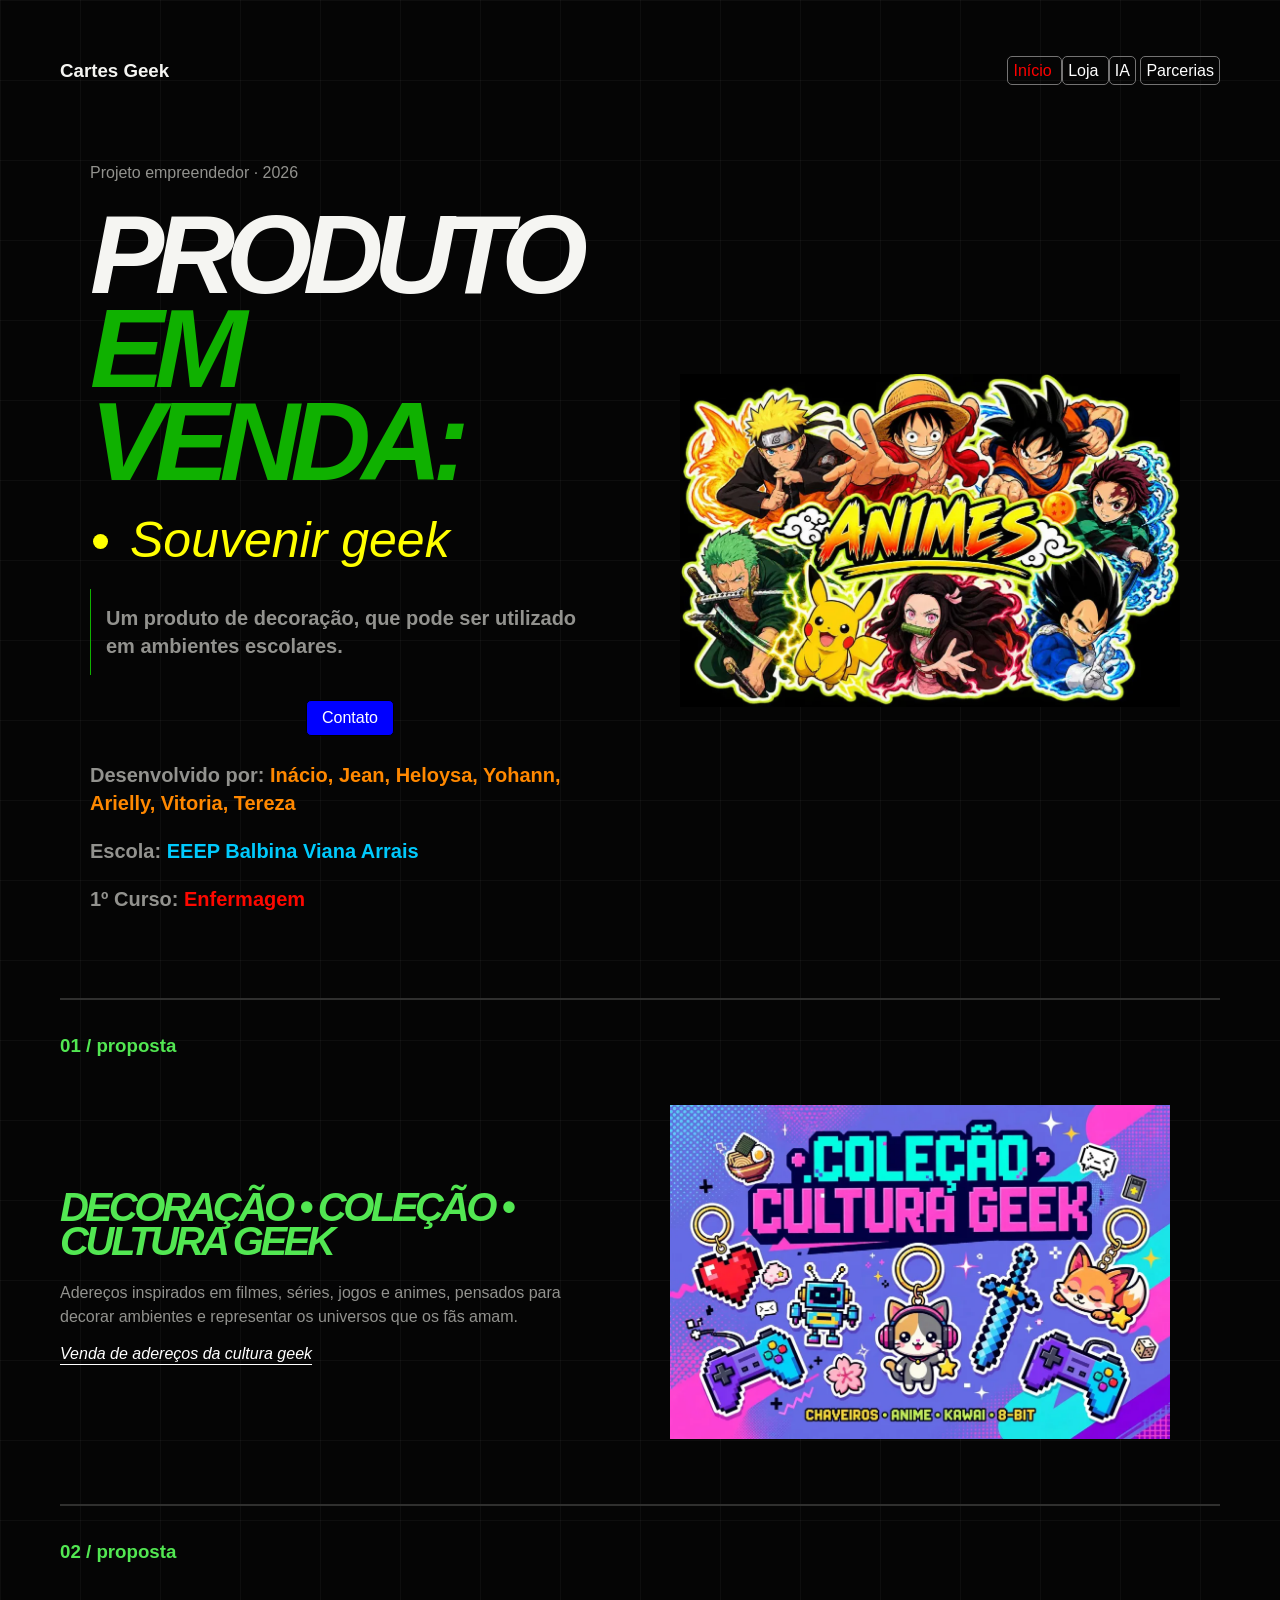
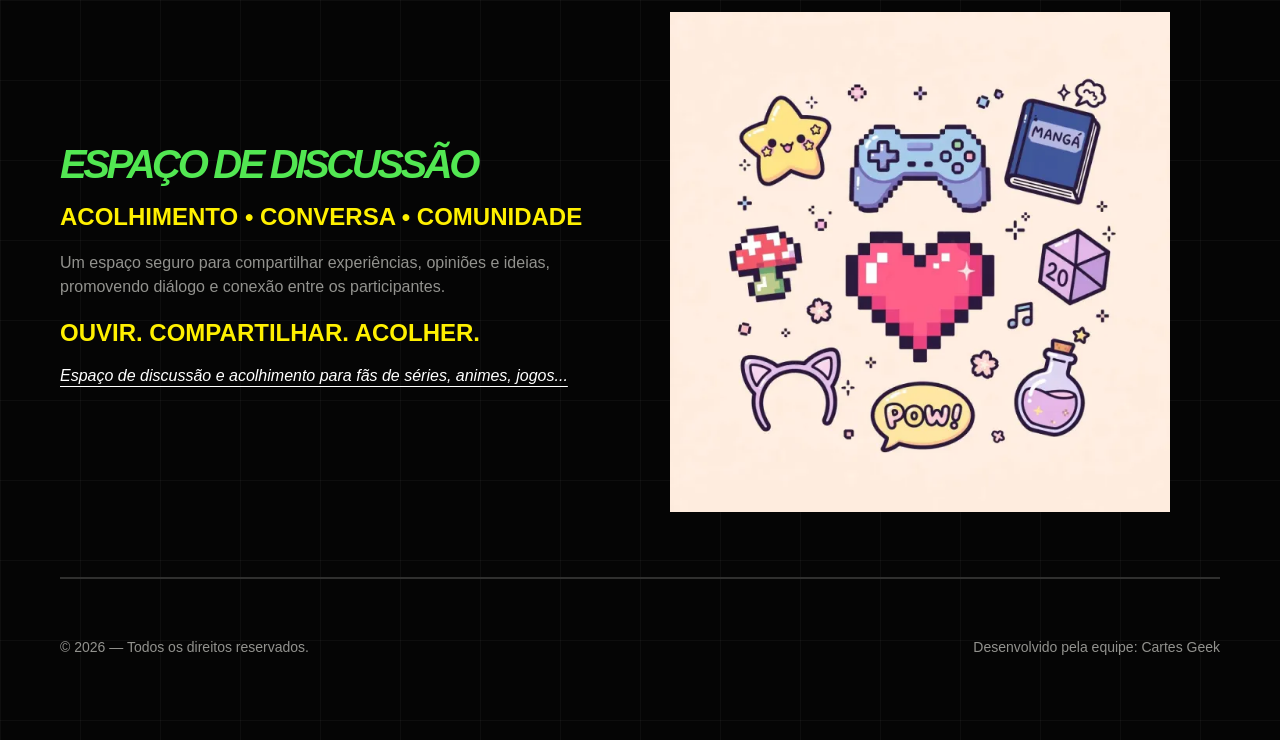
<file: index.html>
<!DOCTYPE html>
<html lang="pt-BR">

<head>
    <meta charset="UTF-8">
    <meta name="viewport" content="width=device-width, initial-scale=1.0">

    <link rel="stylesheet" href="emprededorismo.css">

    <title>Cartes Geek</title>
</head>

<body>

    <!-- =========================
         TOPO
         ========================= -->

    <div class="stitle">

        <div class="caixa1">
            <h3 class="title">Cartes Geek</h3>
        </div>

        <div class="caixa2">
            <nav>
                <a href="#inicio">
                    <span class="ppagina">Início</span>
                </a>

                <a href="loja.html">
                    Loja
                </a>
                <a href="ia.html">IA</a>
                
                <a href="parceiros.html">
              Parcerias
                </a>
                
                
            </nav>
        </div>

    </div>


    <br><br>


    <!-- =========================
         PRODUTO
         ========================= -->

    <div class="container1">

        <div class="bloco1">

            <p class="projeto">
                Projeto empreendedor · 2026
            </p>

            <h1 class="produtos" id="inicio">
                Produto
                <span class="produtoscolor">em venda:</span>
            </h1>

            <ul>
                <li class="produtos1">
                    Souvenir geek
                </li>
            </ul>

            <h3 class="descricao">
                Um produto de decoração, que pode ser utilizado em ambientes escolares.
            </h3>


            <div class="center">
                <a class="contato" href="https://www.instagram.com/cartes_geek?srtk=cG1wZXV2NGZ0aHJo">
                    Contato
                </a>
            </div>


            <h3 class="desenvolvimento">
                Desenvolvido por:
                <span class="destaque">
                    Inácio, Jean, Heloysa, Yohann, Arielly, Vitoria, Tereza
                </span>
            </h3>

            <h3 class="desenvolvimento">
                Escola:
                <span class="destaque1">
                    EEEP Balbina Viana Arrais
                </span>
            </h3>

            <h3 class="desenvolvimento">
                1º Curso:
                <span class="destaque2">
                    Enfermagem
                </span>
            </h3>

        </div>


        <!-- IMAGEM / GRÁFICO -->

        <div class="caixa-imagem">

            <img src="./grafico1.webp" alt="Gráfico">

        </div>

    </div>


    <hr>


    <!-- =========================
         PROPOSTA 01
         ========================= -->

    <h3 class="pgtitle">
        01 / proposta
    </h3>


    <div class="stitle proposta">

        <div class="caixa1">

            <h1 class="propostas">
                DECORAÇÃO • COLEÇÃO • CULTURA GEEK
            </h1>

            <p class="pparagrafos">
                Adereços inspirados em filmes, séries, jogos e animes,
                pensados para decorar ambientes e representar os universos
                que os fãs amam.
            </p>

            <p class="pparagrafos1">
                Venda de adereços da cultura geek
            </p>

        </div>


        <div class="caixa-imagem">

            <img src="./grafico2.webp" alt="Gráfico">

        </div>

    </div>

    <hr>


    <!-- =========================
         PROPOSTA 02
         ========================= -->

    <h3 class="pgtitle">
        02 / proposta
    </h3>


    <div class="stitle proposta">

        <div class="caixa1">

            <h1 class="propostas">
                ESPAÇO DE DISCUSSÃO
            </h1>

            <h2 class="discursao">
                ACOLHIMENTO • CONVERSA • COMUNIDADE
            </h2>

            <p class="pparagrafos">
                Um espaço seguro para compartilhar experiências,
                opiniões e ideias, promovendo diálogo e conexão
                entre os participantes.
            </p>

            <h2 class="discursao">
                OUVIR. COMPARTILHAR. ACOLHER.
            </h2>

            <p class="pparagrafos1">
                Espaço de discussão e acolhimento para fãs de séries,
                animes, jogos...
            </p>

        </div>


        <div class="caixa-imagem">

            <img src="./grafico3.webp" alt="Gráfico">

        </div>

    </div>


    <hr>


    <!-- =========================
         FOOTER
         ========================= -->

    <footer>

        <div class="caixa1">

            <p class="direitos">
                © 2026 — Todos os direitos reservados.
            </p>

        </div>


        <div class="caixa2">

            <p class="desenvolvedores">
                Desenvolvido pela equipe: Cartes Geek
            </p>

        </div>

    </footer>


</body>

</html>
</file>
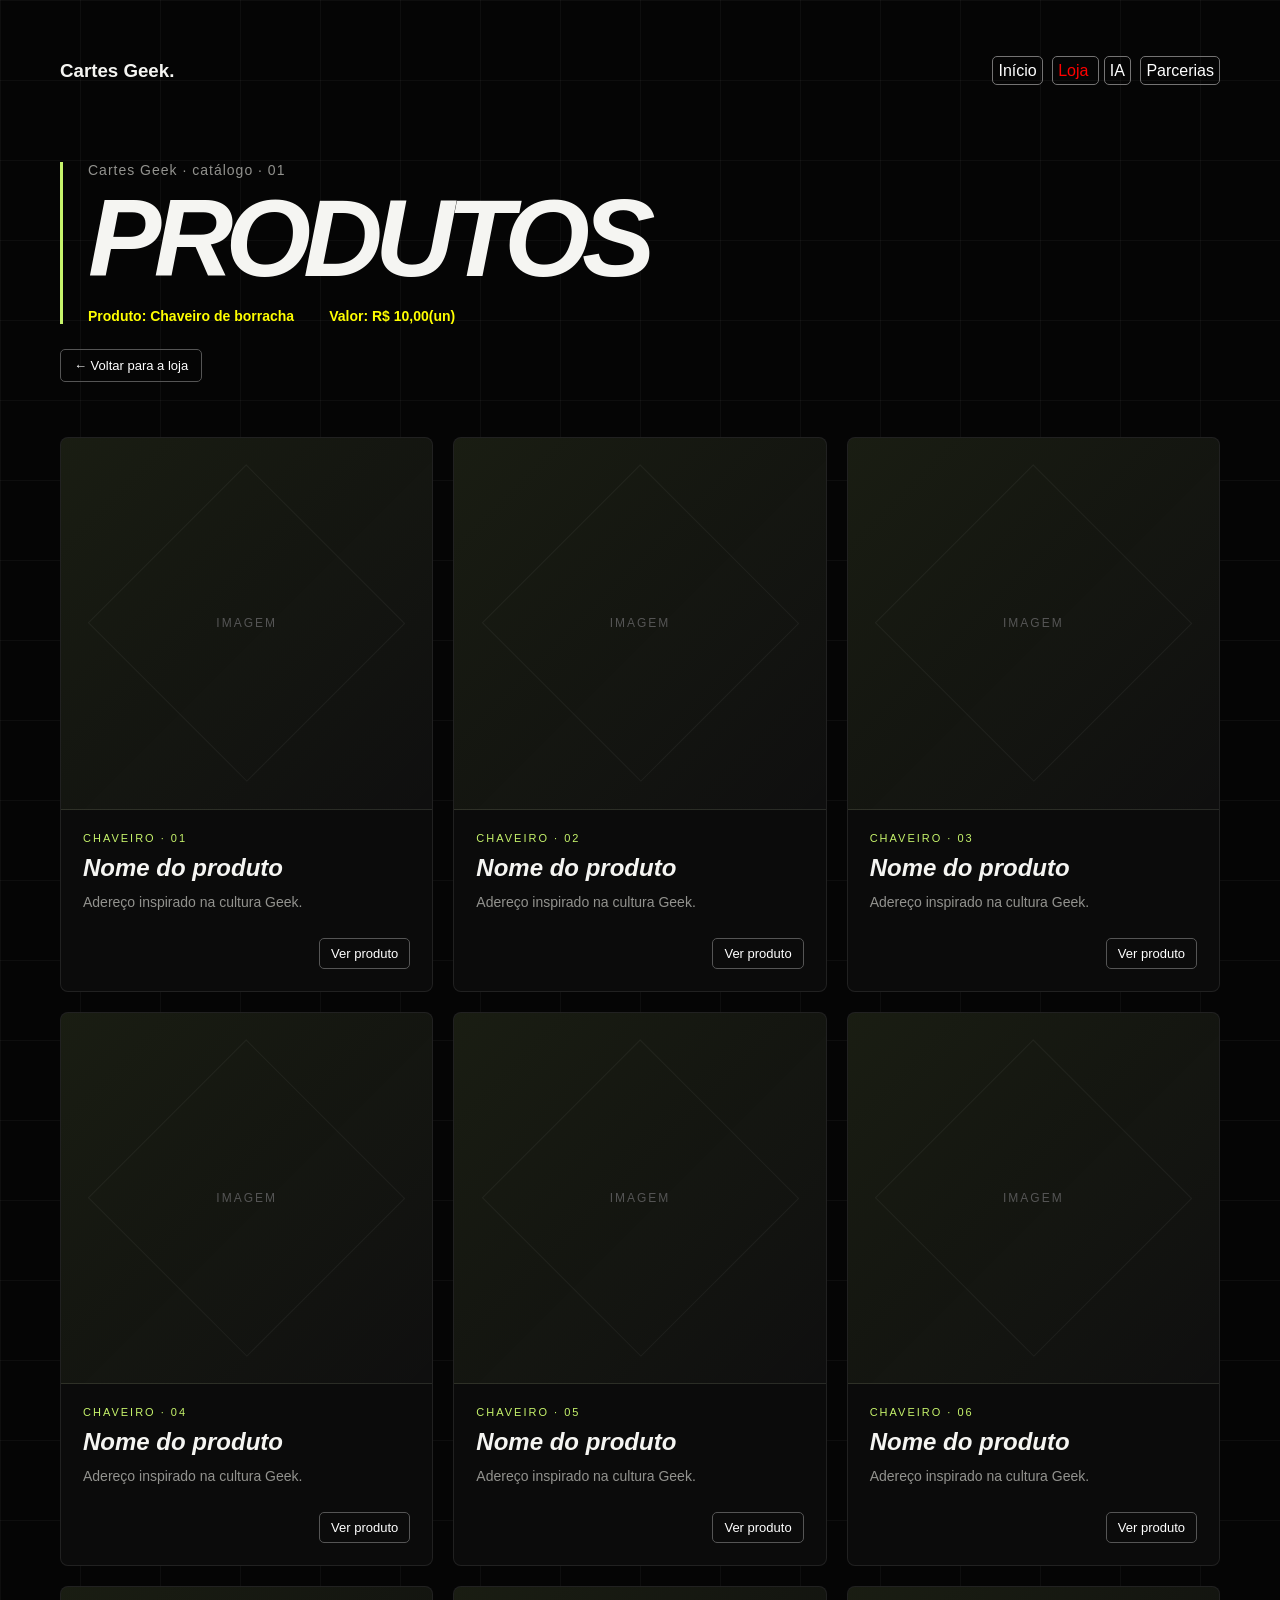
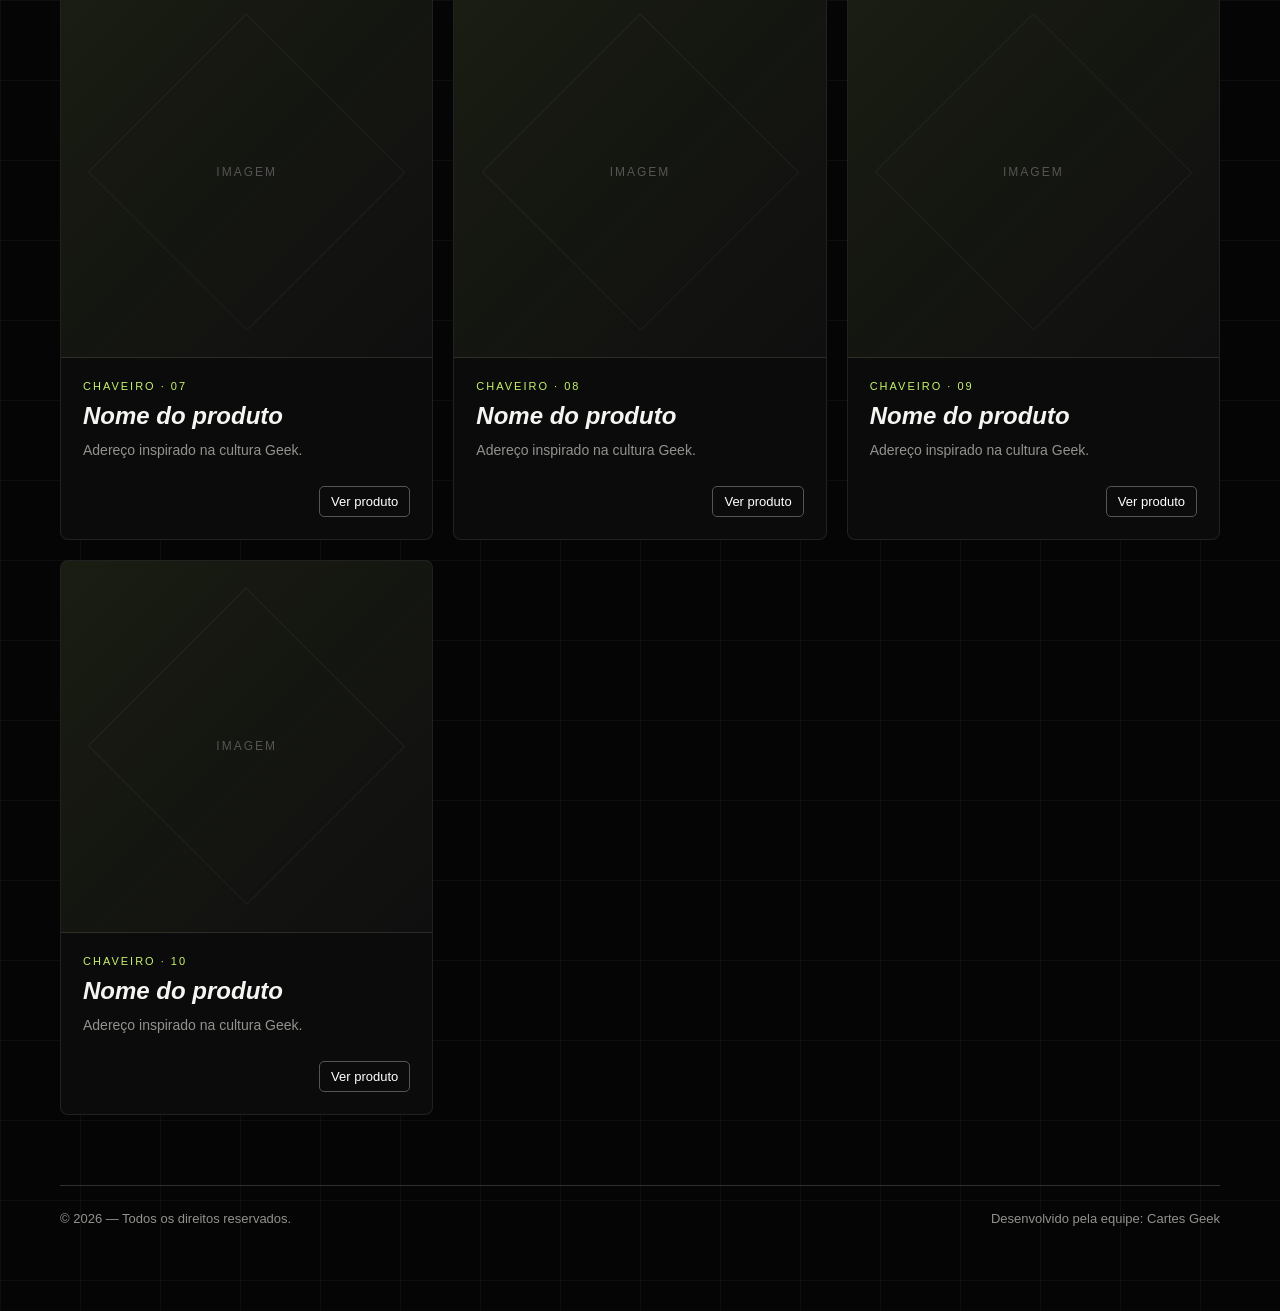
<file: catalogo1.html>
<!DOCTYPE html>
<html lang="pt-BR">

<head>
  <meta charset="UTF-8">
  <meta name="viewport" content="width=device-width, initial-scale=1.0">

  <link rel="stylesheet" href="catalogo1.css">

  <title>Cartes Geek | Catálogo</title>
</head>

<body>

  <!-- =========================
         TOPO
         ========================= -->

  <div class="stitle">

    <div class="caixa1">
      <h3 class="title">Cartes Geek.</h3>
    </div>

    <div class="caixa2">
      <nav>

        <a href="index.html">Início</a>

        <a href="loja.html">
          <span class="ppagina">Loja</span>
        </a>

        <a href="ia.html">IA</a>
        
        <a href="parceiros.html">
              Parcerias
                </a>

      </nav>
    </div>

  </div>


  <!-- =========================
         CABEÇALHO DO CATÁLOGO
         ========================= -->

  <main>

    <div class="cabecalho">

      <div class="cabecalho-info">

        <p class="catalogo">
          Cartes Geek · catálogo · 01
        </p>

        <h1>
          PRODUTOS
        </h1>

        <div class="produto-dados">

          <span>
            Produto: Chaveiro de borracha
          </span>

          <span>
            Valor: R$ 10,00(un)
          </span>

        </div>

      </div>

    </div>


    <!-- =========================
         BOTÃO VOLTAR
         FORA DA PRIMEIRA DIV
         ========================= -->

    <a href="loja.html" class="voltar">
      ← Voltar para a loja
    </a>


    <!-- =========================
         PRODUTOS
         ========================= -->

    <section class="produtos-grid">


      <!-- PRODUTO 01 -->

      <div id="produto1" class="produto">

        <div class="produto-imagem">
          <span>IMAGEM</span>
        </div>

        <div class="produto-info">

          <p class="categoria">
            CHAVEIRO · 01
          </p>

          <h2>
            Nome do produto
          </h2>

          <p>
            Adereço inspirado na cultura Geek.
          </p>

          <div class="produto-bottom">

            <a href="#produto1" class="visualizar">
              Ver produto
            </a>

          </div>

        </div>

      </div>


      <!-- PRODUTO 02 -->

      <div id="produto2" class="produto">

        <div class="produto-imagem">
          <span>IMAGEM</span>
        </div>

        <div class="produto-info">

          <p class="categoria">
            CHAVEIRO · 02
          </p>

          <h2>
            Nome do produto
          </h2>

          <p>
            Adereço inspirado na cultura Geek.
          </p>

          <div class="produto-bottom">

            <a href="#produto2" class="visualizar">
              Ver produto
            </a>

          </div>

        </div>

      </div>


      <!-- PRODUTO 03 -->

      <div id="produto3" class="produto">

        <div class="produto-imagem">
          <span>IMAGEM</span>
        </div>

        <div class="produto-info">

          <p class="categoria">
            CHAVEIRO · 03
          </p>

          <h2>
            Nome do produto
          </h2>

          <p>
            Adereço inspirado na cultura Geek.
          </p>

          <div class="produto-bottom">

            <a href="#produto3" class="visualizar">
              Ver produto
            </a>

          </div>

        </div>

      </div>


      <!-- PRODUTO 04 -->

      <div id="produto4" class="produto">

        <div class="produto-imagem">
          <span>IMAGEM</span>
        </div>

        <div class="produto-info">

          <p class="categoria">
            CHAVEIRO · 04
          </p>

          <h2>
            Nome do produto
          </h2>

          <p>
            Adereço inspirado na cultura Geek.
          </p>

          <div class="produto-bottom">

            <a href="#produto4" class="visualizar">
              Ver produto
            </a>

          </div>

        </div>

      </div>


      <!-- PRODUTO 05 -->

      <div id="produto5" class="produto">

        <div class="produto-imagem">
          <span>IMAGEM</span>
        </div>

        <div class="produto-info">

          <p class="categoria">
            CHAVEIRO · 05
          </p>

          <h2>
            Nome do produto
          </h2>

          <p>
            Adereço inspirado na cultura Geek.
          </p>

          <div class="produto-bottom">

            <a href="#produto5" class="visualizar">
              Ver produto
            </a>

          </div>

        </div>

      </div>


      <!-- PRODUTO 06 -->

      <div id="produto6" class="produto">

        <div class="produto-imagem">
          <span>IMAGEM</span>
        </div>

        <div class="produto-info">

          <p class="categoria">
            CHAVEIRO · 06
          </p>

          <h2>
            Nome do produto
          </h2>

          <p>
            Adereço inspirado na cultura Geek.
          </p>

          <div class="produto-bottom">

            <a href="#produto6" class="visualizar">
              Ver produto
            </a>

          </div>

        </div>

      </div>


      <!-- PRODUTO 07 -->

      <div id="produto7" class="produto">

        <div class="produto-imagem">
          <span>IMAGEM</span>
        </div>

        <div class="produto-info">

          <p class="categoria">
            CHAVEIRO · 07
          </p>

          <h2>
            Nome do produto
          </h2>

          <p>
            Adereço inspirado na cultura Geek.
          </p>

          <div class="produto-bottom">

            <a id="#produto7" class="visualizar">
              Ver produto
            </a>

          </div>

        </div>

      </div>


      <!-- PRODUTO 08 -->

      <div id="produto8" class="produto">

        <div class="produto-imagem">
          <span>IMAGEM</span>
        </div>

        <div class="produto-info">

          <p class="categoria">
            CHAVEIRO · 08
          </p>

          <h2>
            Nome do produto
          </h2>

          <p>
            Adereço inspirado na cultura Geek.
          </p>

          <div class="produto-bottom">

            <a href="#produto8" class="visualizar">
              Ver produto
            </a>

          </div>

        </div>

      </div>


      <!-- PRODUTO 09 -->

      <div id="produto9" class="produto">

        <div class="produto-imagem">
          <span>IMAGEM</span>
        </div>

        <div class="produto-info">

          <p class="categoria">
            CHAVEIRO · 09
          </p>

          <h2>
            Nome do produto
          </h2>

          <p>
            Adereço inspirado na cultura Geek.
          </p>

          <div class="produto-bottom">

            <a href="#produto9" class="visualizar">
              Ver produto
            </a>

          </div>

        </div>

      </div>


      <!-- PRODUTO 10 -->

      <div id="produto10" class="produto">

        <div class="produto-imagem">
          <span>IMAGEM</span>
        </div>

        <div class="produto-info">

          <p class="categoria">
            CHAVEIRO · 10
          </p>

          <h2>
            Nome do produto
          </h2>

          <p>
            Adereço inspirado na cultura Geek.
          </p>

          <div class="produto-bottom">

            <a href="#produto10" class="visualizar">
              Ver produto
            </a>

          </div>

        </div>

      </div>


    </section>

  </main>


  <!-- =========================
         FOOTER
         ========================= -->

  <hr>

  <footer>

    <div class="caixa1">
      <p>
        © 2026 — Todos os direitos reservados.
      </p>
    </div>

    <div class="caixa2">
      <p>
        Desenvolvido pela equipe: Cartes Geek
      </p>
    </div>

  </footer>


</body>
</html>
</file>
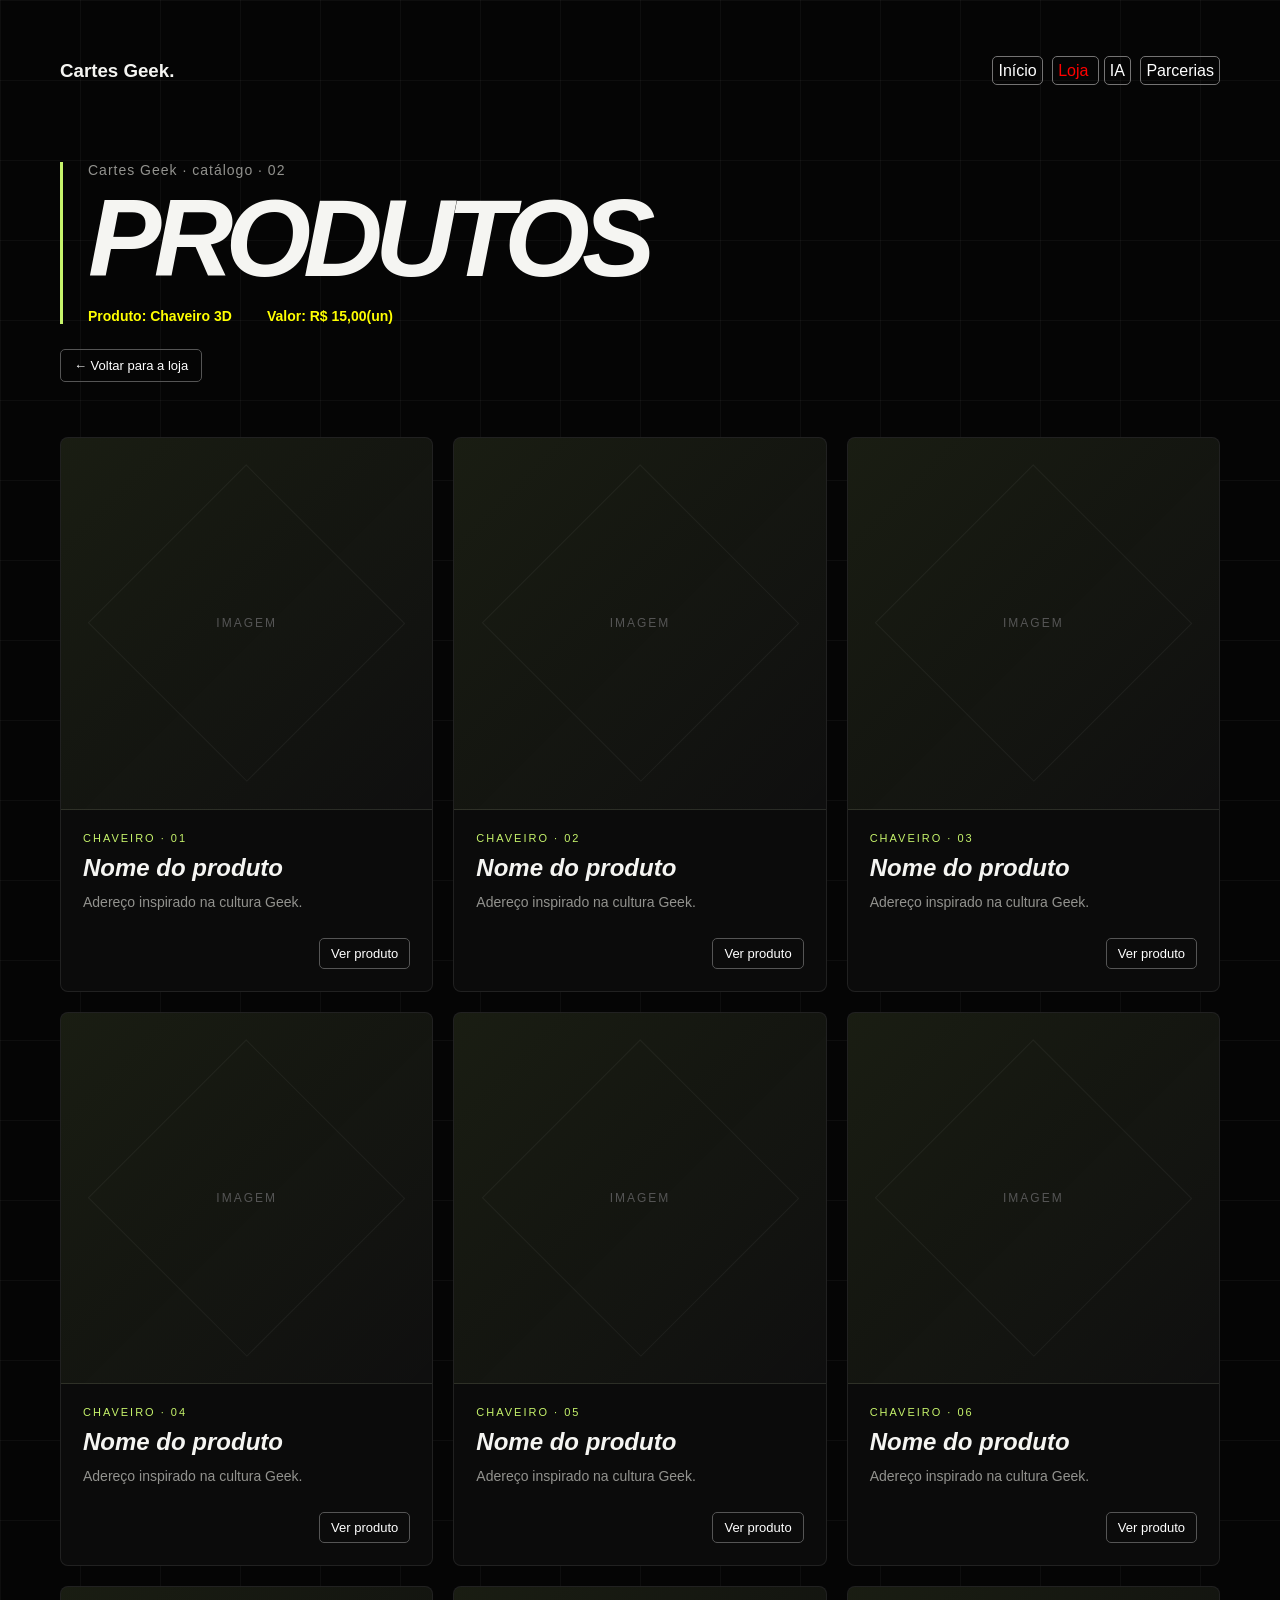
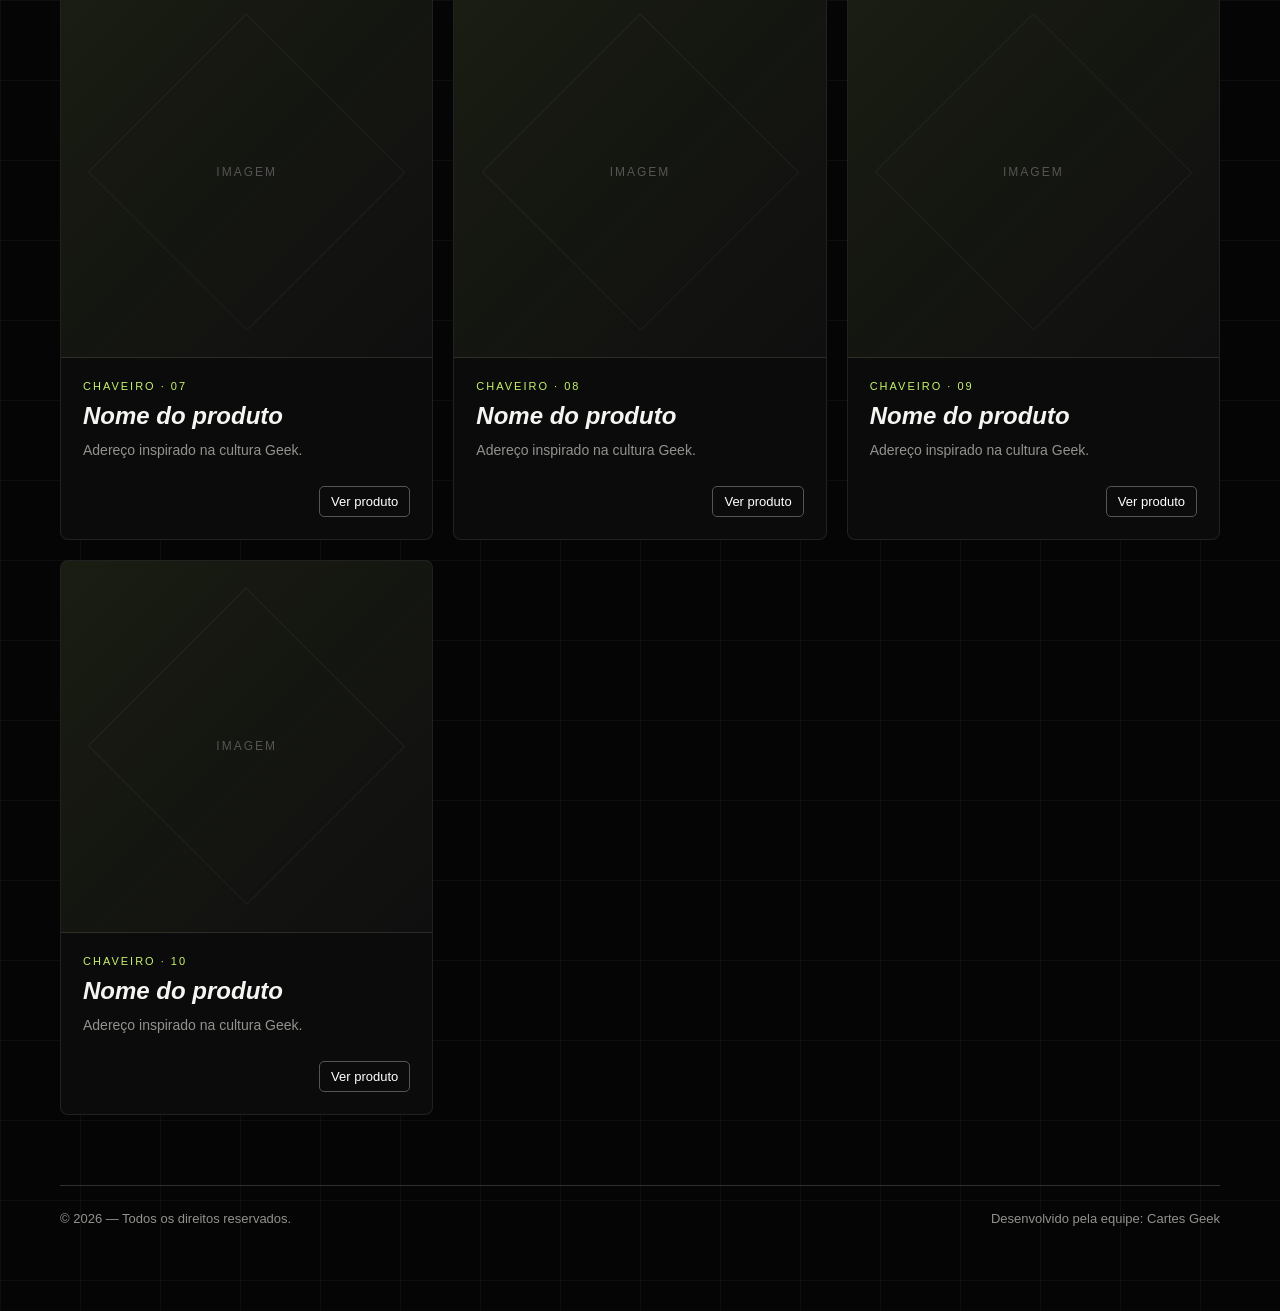
<file: catalogo2.html>
<!DOCTYPE html>
<html lang="pt-BR">

<head>
  <meta charset="UTF-8">
  <meta name="viewport" content="width=device-width, initial-scale=1.0">

  <link rel="stylesheet" href="catalogo1.css">

  <title>Cartes Geek | Catálogo</title>
</head>

<body>

  <!-- =========================
         TOPO
         ========================= -->

  <div class="stitle">

    <div class="caixa1">
      <h3 class="title">Cartes Geek.</h3>
    </div>

    <div class="caixa2">
      <nav>

        <a href="index.html">Início</a>

        <a href="loja.html">
          <span class="ppagina">Loja</span>
        </a>

        <a href="ia.html">IA</a>
        
        <a href="parceiros.html">
              Parcerias
                </a>

      </nav>
    </div>

  </div>


  <!-- =========================
         CABEÇALHO DO CATÁLOGO
         ========================= -->

  <main>

    <div class="cabecalho">

      <div class="cabecalho-info">

        <p class="catalogo">
          Cartes Geek · catálogo · 02
        </p>

        <h1>
          PRODUTOS
        </h1>

        <div class="produto-dados">

          <span>
            Produto: Chaveiro 3D
          </span>

          <span>
            Valor: R$ 15,00(un)
          </span>

        </div>

      </div>

    </div>


    <!-- =========================
         BOTÃO VOLTAR
         FORA DA PRIMEIRA DIV
         ========================= -->

    <a href="loja.html" class="voltar">
      ← Voltar para a loja
    </a>


    <!-- =========================
         PRODUTOS
         ========================= -->

    <section class="produtos-grid">


      <!-- PRODUTO 01 -->

      <div id="produto1" class="produto">

        <div class="produto-imagem">
          <span>IMAGEM</span>
        </div>

        <div class="produto-info">

          <p class="categoria">
            CHAVEIRO · 01
          </p>

          <h2>
            Nome do produto
          </h2>

          <p>
            Adereço inspirado na cultura Geek.
          </p>

          <div class="produto-bottom">

            <a href="#produto1" class="visualizar">
              Ver produto
            </a>

          </div>

        </div>

      </div>


      <!-- PRODUTO 02 -->

      <div id="produto2" class="produto">

        <div class="produto-imagem">
          <span>IMAGEM</span>
        </div>

        <div class="produto-info">

          <p class="categoria">
            CHAVEIRO · 02
          </p>

          <h2>
            Nome do produto
          </h2>

          <p>
            Adereço inspirado na cultura Geek.
          </p>

          <div class="produto-bottom">

            <a href="#produto2" class="visualizar">
              Ver produto
            </a>

          </div>

        </div>

      </div>


      <!-- PRODUTO 03 -->

      <div id="produto3" class="produto">

        <div class="produto-imagem">
          <span>IMAGEM</span>
        </div>

        <div class="produto-info">

          <p class="categoria">
            CHAVEIRO · 03
          </p>

          <h2>
            Nome do produto
          </h2>

          <p>
            Adereço inspirado na cultura Geek.
          </p>

          <div class="produto-bottom">

            <a href="#produto3" class="visualizar">
              Ver produto
            </a>

          </div>

        </div>

      </div>


      <!-- PRODUTO 04 -->

      <div id="produto4" class="produto">

        <div class="produto-imagem">
          <span>IMAGEM</span>
        </div>

        <div class="produto-info">

          <p class="categoria">
            CHAVEIRO · 04
          </p>

          <h2>
            Nome do produto
          </h2>

          <p>
            Adereço inspirado na cultura Geek.
          </p>

          <div class="produto-bottom">

            <a href="#produto4" class="visualizar">
              Ver produto
            </a>

          </div>

        </div>

      </div>


      <!-- PRODUTO 05 -->

      <div id="produto5" class="produto">

        <div class="produto-imagem">
          <span>IMAGEM</span>
        </div>

        <div class="produto-info">

          <p class="categoria">
            CHAVEIRO · 05
          </p>

          <h2>
            Nome do produto
          </h2>

          <p>
            Adereço inspirado na cultura Geek.
          </p>

          <div class="produto-bottom">

            <a href="#produto5" class="visualizar">
              Ver produto
            </a>

          </div>

        </div>

      </div>


      <!-- PRODUTO 06 -->

      <div id="produto6" class="produto">

        <div class="produto-imagem">
          <span>IMAGEM</span>
        </div>

        <div class="produto-info">

          <p class="categoria">
            CHAVEIRO · 06
          </p>

          <h2>
            Nome do produto
          </h2>

          <p>
            Adereço inspirado na cultura Geek.
          </p>

          <div class="produto-bottom">

            <a href="#produto6" class="visualizar">
              Ver produto
            </a>

          </div>

        </div>

      </div>


      <!-- PRODUTO 07 -->

      <div id="produto7" class="produto">

        <div class="produto-imagem">
          <span>IMAGEM</span>
        </div>

        <div class="produto-info">

          <p class="categoria">
            CHAVEIRO · 07
          </p>

          <h2>
            Nome do produto
          </h2>

          <p>
            Adereço inspirado na cultura Geek.
          </p>

          <div class="produto-bottom">

            <a id="#produto7" class="visualizar">
              Ver produto
            </a>

          </div>

        </div>

      </div>


      <!-- PRODUTO 08 -->

      <div id="produto8" class="produto">

        <div class="produto-imagem">
          <span>IMAGEM</span>
        </div>

        <div class="produto-info">

          <p class="categoria">
            CHAVEIRO · 08
          </p>

          <h2>
            Nome do produto
          </h2>

          <p>
            Adereço inspirado na cultura Geek.
          </p>

          <div class="produto-bottom">

            <a href="#produto8" class="visualizar">
              Ver produto
            </a>

          </div>

        </div>

      </div>


      <!-- PRODUTO 09 -->

      <div id="produto9" class="produto">

        <div class="produto-imagem">
          <span>IMAGEM</span>
        </div>

        <div class="produto-info">

          <p class="categoria">
            CHAVEIRO · 09
          </p>

          <h2>
            Nome do produto
          </h2>

          <p>
            Adereço inspirado na cultura Geek.
          </p>

          <div class="produto-bottom">

            <a href="#produto9" class="visualizar">
              Ver produto
            </a>

          </div>

        </div>

      </div>


      <!-- PRODUTO 10 -->

      <div id="produto10" class="produto">

        <div class="produto-imagem">
          <span>IMAGEM</span>
        </div>

        <div class="produto-info">

          <p class="categoria">
            CHAVEIRO · 10
          </p>

          <h2>
            Nome do produto
          </h2>

          <p>
            Adereço inspirado na cultura Geek.
          </p>

          <div class="produto-bottom">

            <a href="#produto10" class="visualizar">
              Ver produto
            </a>

          </div>

        </div>

      </div>


    </section>

  </main>


  <!-- =========================
         FOOTER
         ========================= -->

  <hr>

  <footer>

    <div class="caixa1">
      <p>
        © 2026 — Todos os direitos reservados.
      </p>
    </div>

    <div class="caixa2">
      <p>
        Desenvolvido pela equipe: Cartes Geek
      </p>
    </div>

  </footer>


</body>
</html>
</file>
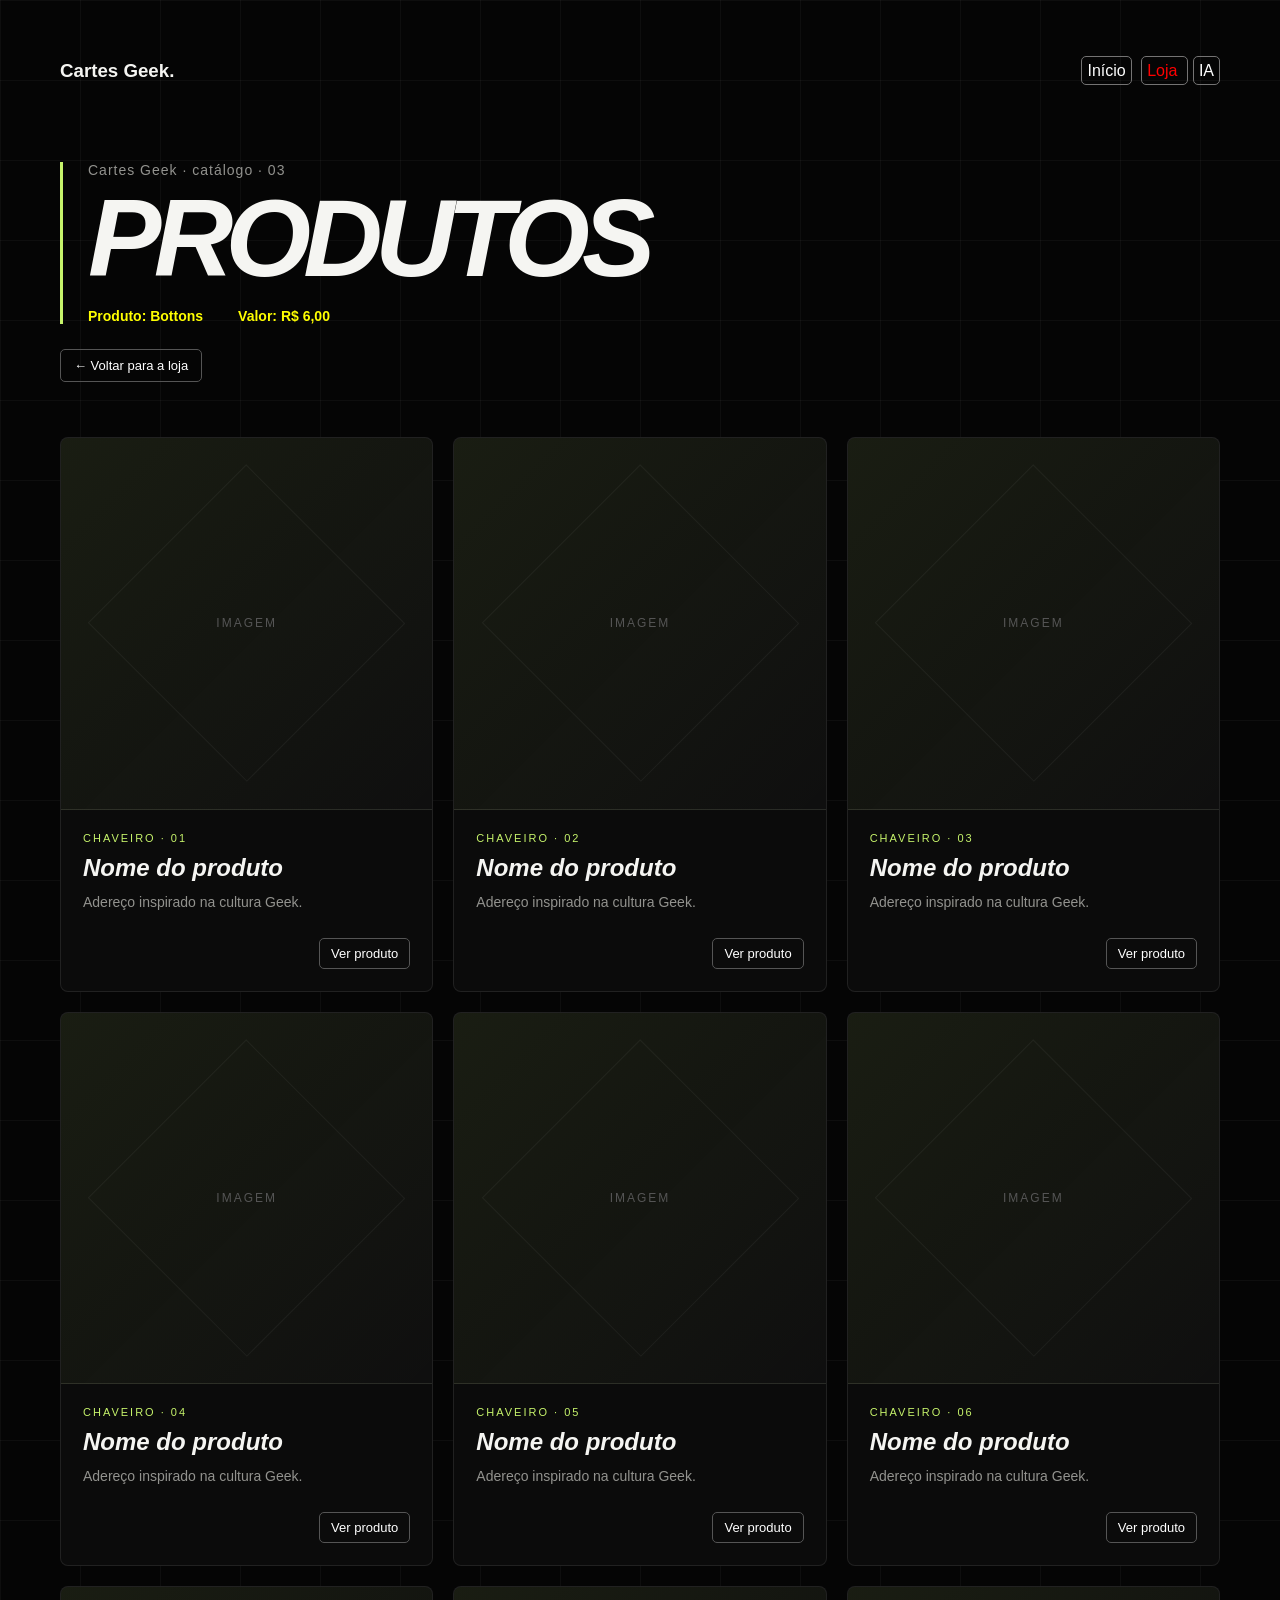
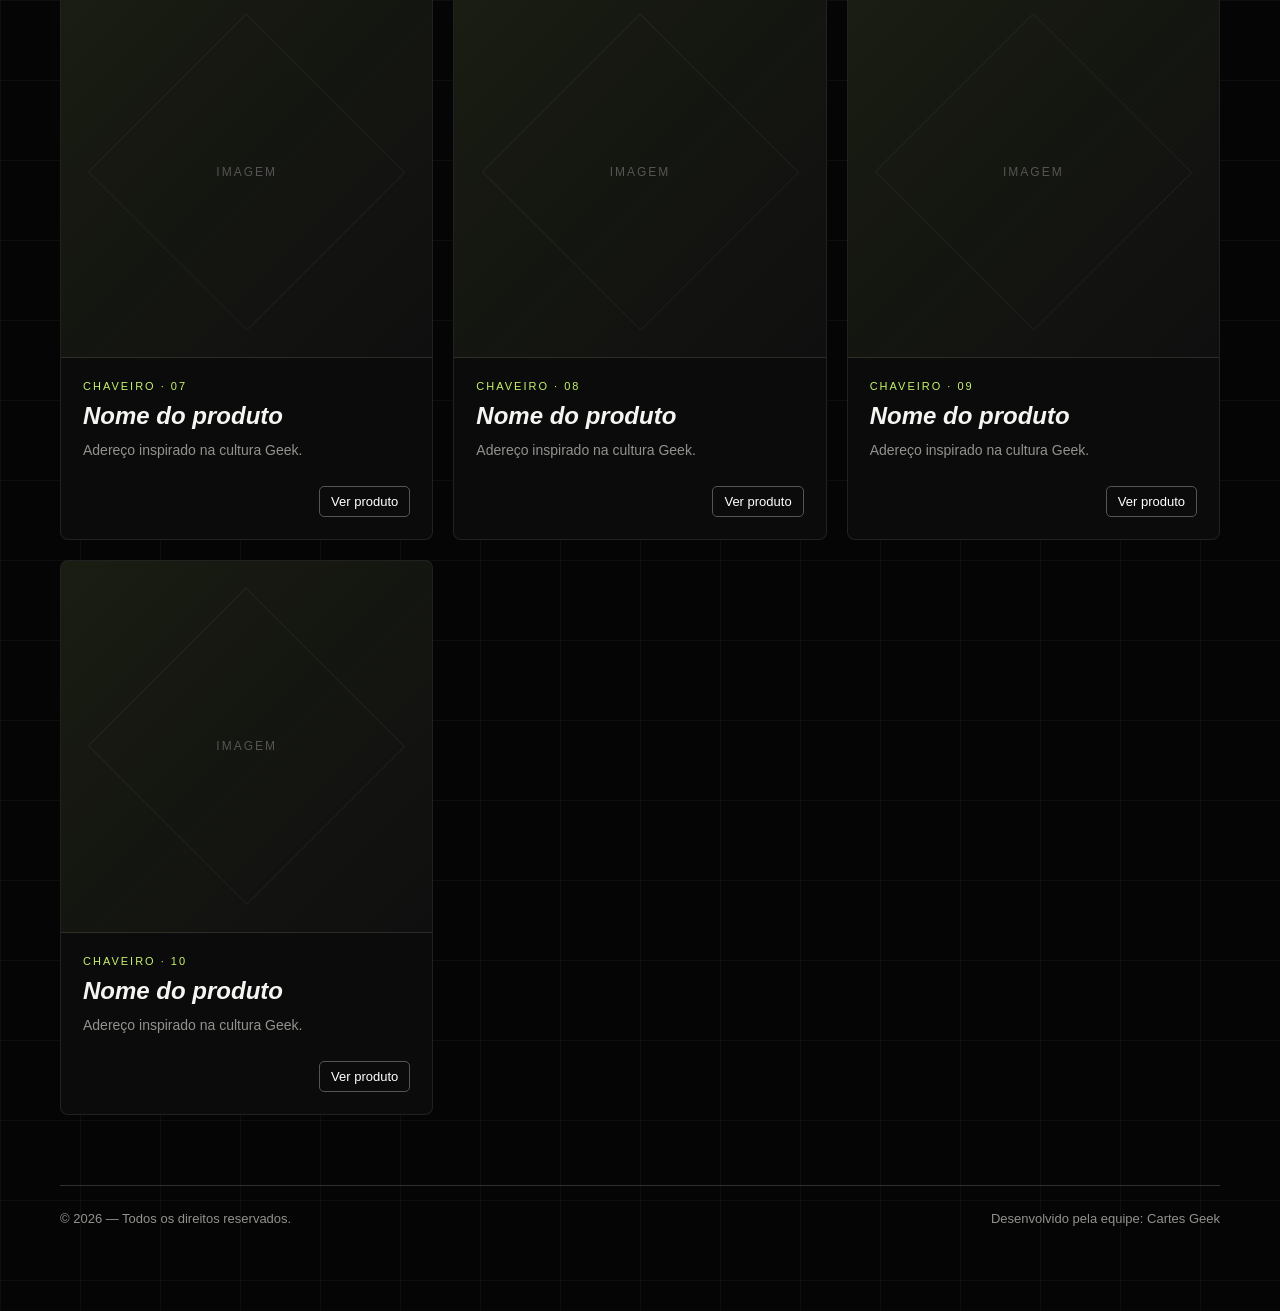
<file: catalogo3.html>
<!DOCTYPE html>
<html lang="pt-BR">

<head>
  <meta charset="UTF-8">
  <meta name="viewport" content="width=device-width, initial-scale=1.0">

  <link rel="stylesheet" href="catalogo1.css">

  <title>Cartes Geek | Catálogo</title>
</head>

<body>

  <!-- =========================
         TOPO
         ========================= -->

  <div class="stitle">

    <div class="caixa1">
      <h3 class="title">Cartes Geek.</h3>
    </div>

    <div class="caixa2">
      <nav>

        <a href="index.html">Início</a>

        <a href="loja.html">
          <span class="ppagina">Loja</span>
        </a>

        <a href="ia.html">IA</a>

      </nav>
    </div>

  </div>


  <!-- =========================
         CABEÇALHO DO CATÁLOGO
         ========================= -->

  <main>

    <div class="cabecalho">

      <div class="cabecalho-info">

        <p class="catalogo">
          Cartes Geek · catálogo · 03
        </p>

        <h1>
          PRODUTOS
        </h1>

        <div class="produto-dados">

          <span>
            Produto: Bottons
          </span>

          <span>
            Valor: R$ 6,00
          </span>

        </div>

      </div>

    </div>


    <!-- =========================
         BOTÃO VOLTAR
         FORA DA PRIMEIRA DIV
         ========================= -->

    <a href="loja.html" class="voltar">
      ← Voltar para a loja
    </a>


    <!-- =========================
         PRODUTOS
         ========================= -->

    <section class="produtos-grid">


      <!-- PRODUTO 01 -->

      <div id="produto1" class="produto">

        <div class="produto-imagem">
          <span>IMAGEM</span>
        </div>

        <div class="produto-info">

          <p class="categoria">
            CHAVEIRO · 01
          </p>

          <h2>
            Nome do produto
          </h2>

          <p>
            Adereço inspirado na cultura Geek.
          </p>

          <div class="produto-bottom">

            <a href="#produto1" class="visualizar">
              Ver produto
            </a>

          </div>

        </div>

      </div>


      <!-- PRODUTO 02 -->

      <div id="produto2" class="produto">

        <div class="produto-imagem">
          <span>IMAGEM</span>
        </div>

        <div class="produto-info">

          <p class="categoria">
            CHAVEIRO · 02
          </p>

          <h2>
            Nome do produto
          </h2>

          <p>
            Adereço inspirado na cultura Geek.
          </p>

          <div class="produto-bottom">

            <a href="#produto2" class="visualizar">
              Ver produto
            </a>

          </div>

        </div>

      </div>


      <!-- PRODUTO 03 -->

      <div id="produto3" class="produto">

        <div class="produto-imagem">
          <span>IMAGEM</span>
        </div>

        <div class="produto-info">

          <p class="categoria">
            CHAVEIRO · 03
          </p>

          <h2>
            Nome do produto
          </h2>

          <p>
            Adereço inspirado na cultura Geek.
          </p>

          <div class="produto-bottom">

            <a href="#produto3" class="visualizar">
              Ver produto
            </a>

          </div>

        </div>

      </div>


      <!-- PRODUTO 04 -->

      <div id="produto4" class="produto">

        <div class="produto-imagem">
          <span>IMAGEM</span>
        </div>

        <div class="produto-info">

          <p class="categoria">
            CHAVEIRO · 04
          </p>

          <h2>
            Nome do produto
          </h2>

          <p>
            Adereço inspirado na cultura Geek.
          </p>

          <div class="produto-bottom">

            <a href="#produto4" class="visualizar">
              Ver produto
            </a>

          </div>

        </div>

      </div>


      <!-- PRODUTO 05 -->

      <div id="produto5" class="produto">

        <div class="produto-imagem">
          <span>IMAGEM</span>
        </div>

        <div class="produto-info">

          <p class="categoria">
            CHAVEIRO · 05
          </p>

          <h2>
            Nome do produto
          </h2>

          <p>
            Adereço inspirado na cultura Geek.
          </p>

          <div class="produto-bottom">

            <a href="#produto5" class="visualizar">
              Ver produto
            </a>

          </div>

        </div>

      </div>


      <!-- PRODUTO 06 -->

      <div id="produto6" class="produto">

        <div class="produto-imagem">
          <span>IMAGEM</span>
        </div>

        <div class="produto-info">

          <p class="categoria">
            CHAVEIRO · 06
          </p>

          <h2>
            Nome do produto
          </h2>

          <p>
            Adereço inspirado na cultura Geek.
          </p>

          <div class="produto-bottom">

            <a href="#produto6" class="visualizar">
              Ver produto
            </a>

          </div>

        </div>

      </div>


      <!-- PRODUTO 07 -->

      <div id="produto7" class="produto">

        <div class="produto-imagem">
          <span>IMAGEM</span>
        </div>

        <div class="produto-info">

          <p class="categoria">
            CHAVEIRO · 07
          </p>

          <h2>
            Nome do produto
          </h2>

          <p>
            Adereço inspirado na cultura Geek.
          </p>

          <div class="produto-bottom">

            <a id="#produto7" class="visualizar">
              Ver produto
            </a>

          </div>

        </div>

      </div>


      <!-- PRODUTO 08 -->

      <div id="produto8" class="produto">

        <div class="produto-imagem">
          <span>IMAGEM</span>
        </div>

        <div class="produto-info">

          <p class="categoria">
            CHAVEIRO · 08
          </p>

          <h2>
            Nome do produto
          </h2>

          <p>
            Adereço inspirado na cultura Geek.
          </p>

          <div class="produto-bottom">

            <a href="#produto8" class="visualizar">
              Ver produto
            </a>

          </div>

        </div>

      </div>


      <!-- PRODUTO 09 -->

      <div id="produto9" class="produto">

        <div class="produto-imagem">
          <span>IMAGEM</span>
        </div>

        <div class="produto-info">

          <p class="categoria">
            CHAVEIRO · 09
          </p>

          <h2>
            Nome do produto
          </h2>

          <p>
            Adereço inspirado na cultura Geek.
          </p>

          <div class="produto-bottom">

            <a href="#produto9" class="visualizar">
              Ver produto
            </a>

          </div>

        </div>

      </div>


      <!-- PRODUTO 10 -->

      <div id="produto10" class="produto">

        <div class="produto-imagem">
          <span>IMAGEM</span>
        </div>

        <div class="produto-info">

          <p class="categoria">
            CHAVEIRO · 10
          </p>

          <h2>
            Nome do produto
          </h2>

          <p>
            Adereço inspirado na cultura Geek.
          </p>

          <div class="produto-bottom">

            <a href="#produto10" class="visualizar">
              Ver produto
            </a>

          </div>

        </div>

      </div>


    </section>

  </main>


  <!-- =========================
         FOOTER
         ========================= -->

  <hr>

  <footer>

    <div class="caixa1">
      <p>
        © 2026 — Todos os direitos reservados.
      </p>
    </div>

    <div class="caixa2">
      <p>
        Desenvolvido pela equipe: Cartes Geek
      </p>
    </div>

  </footer>


</body>
</html>
</file>
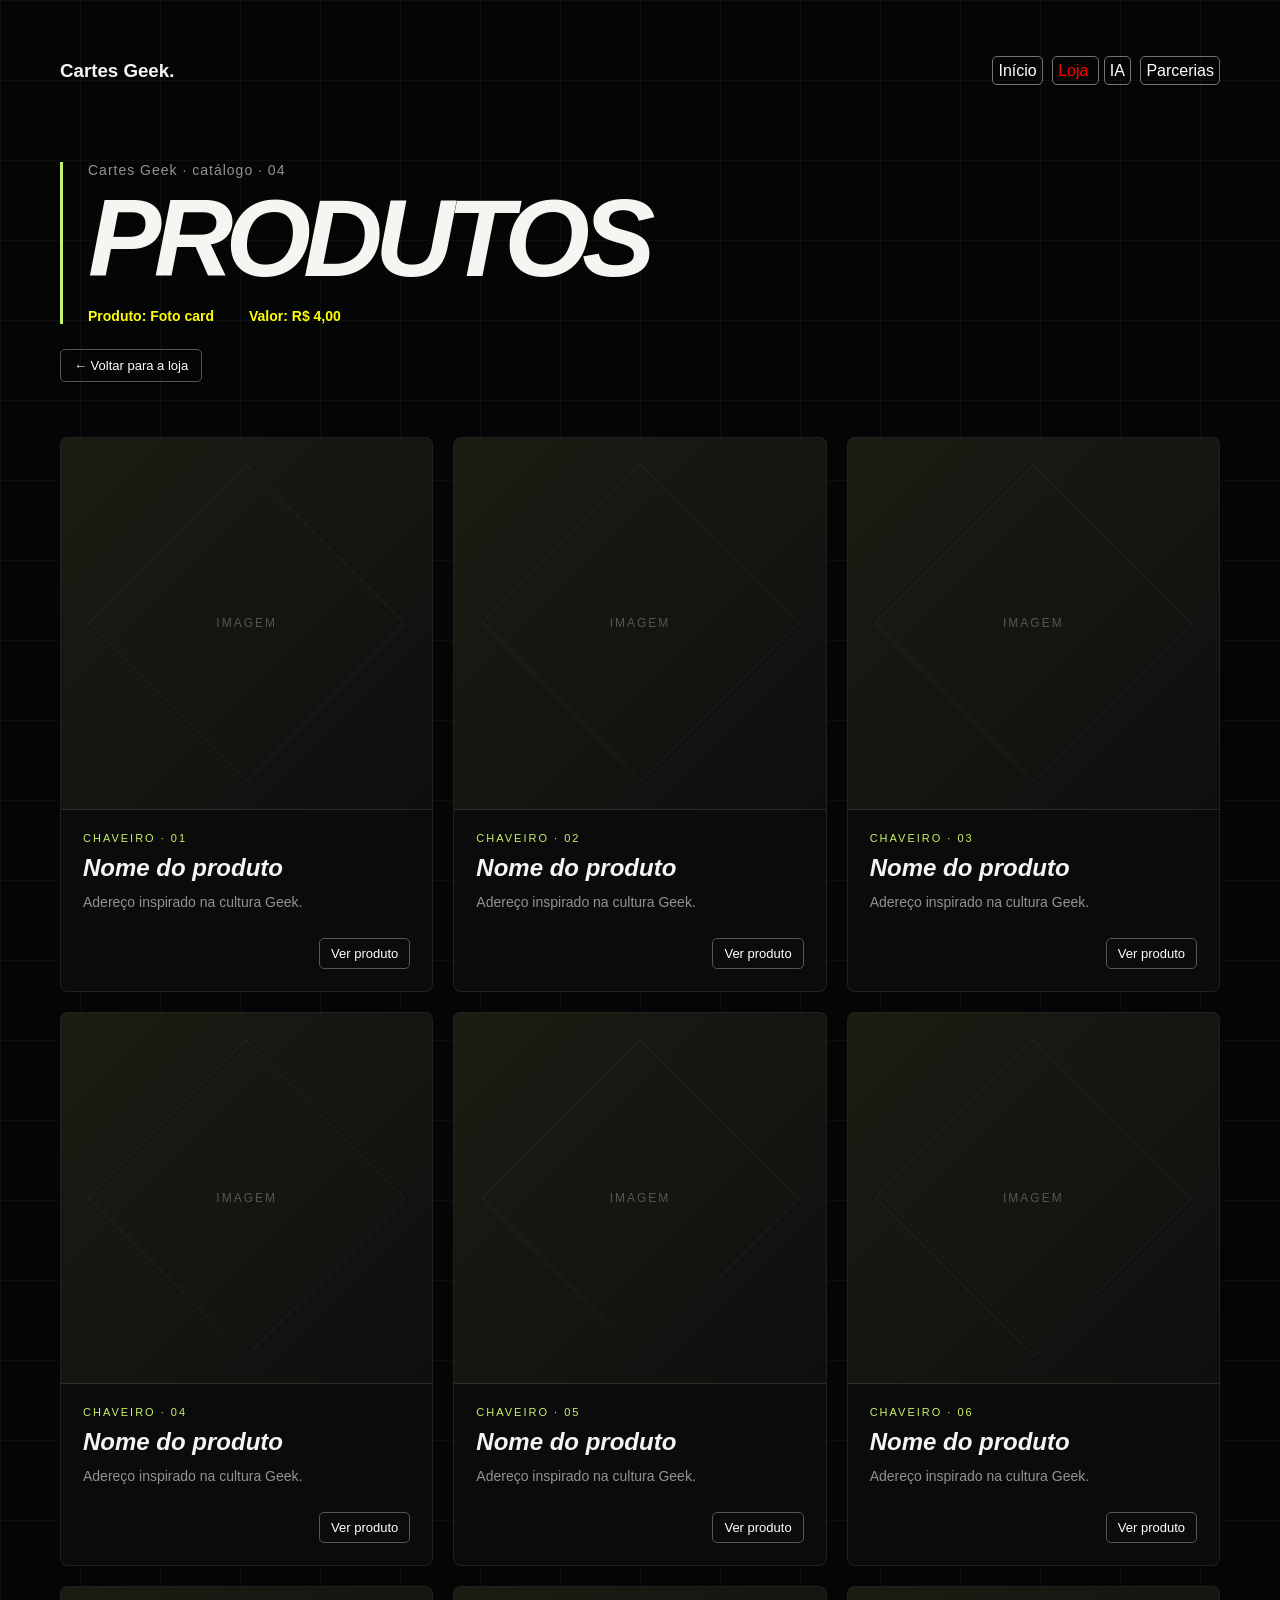
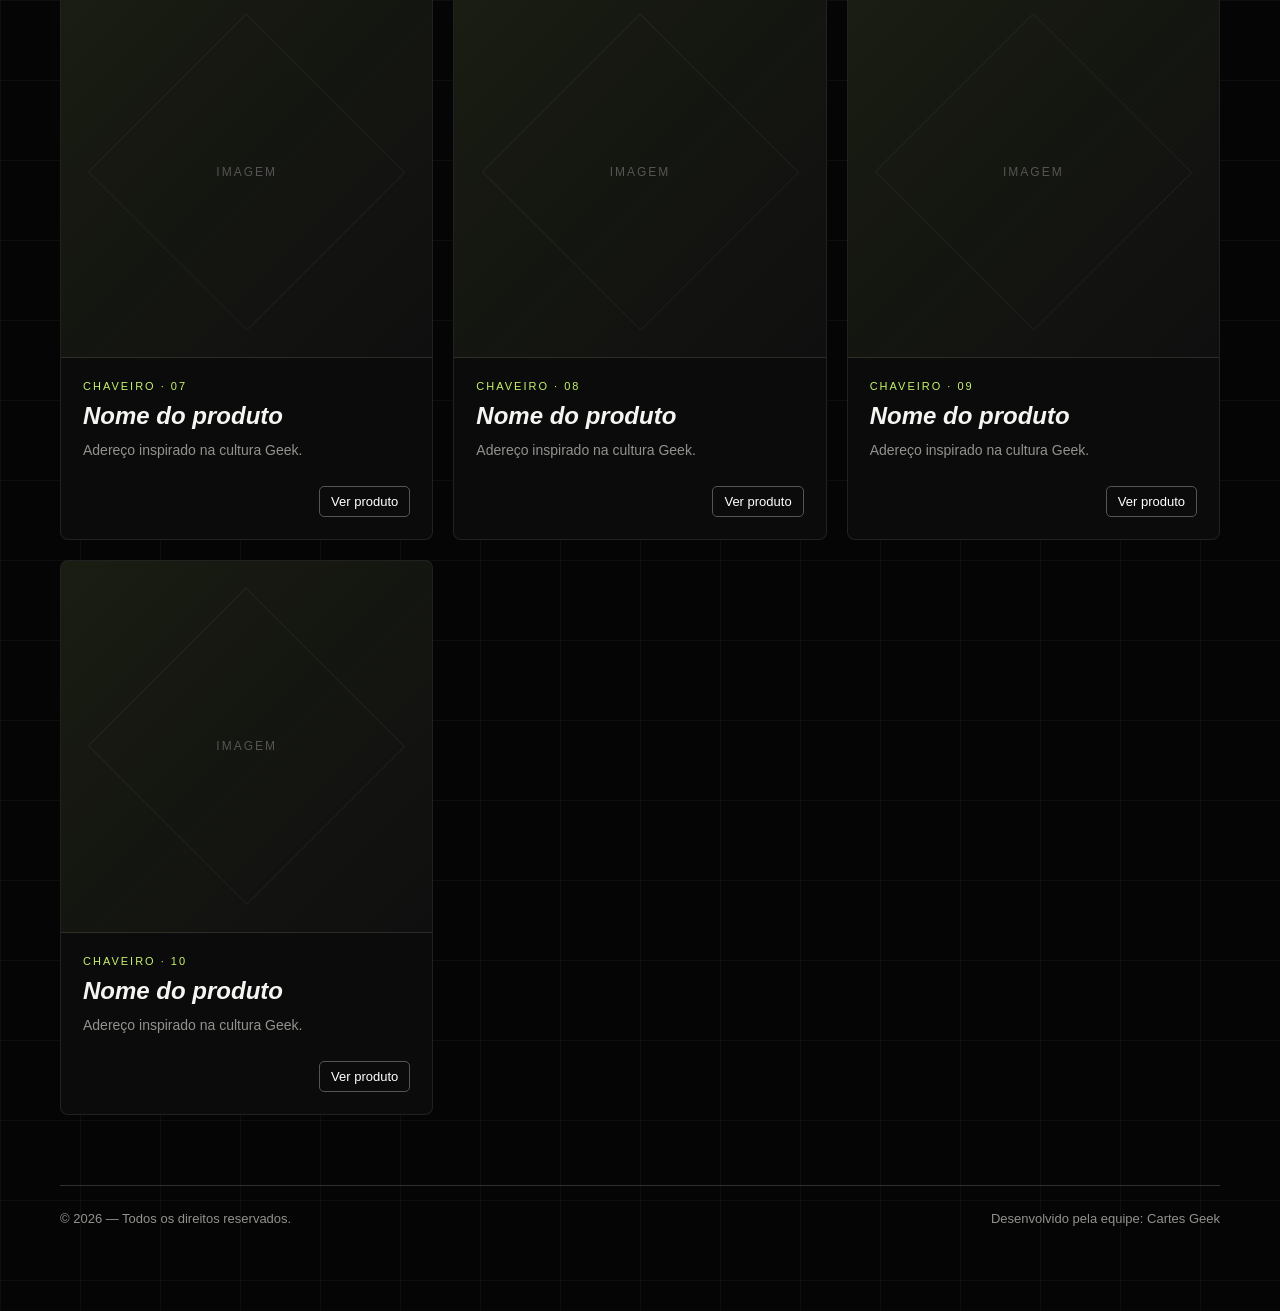
<file: catalogo4.html>
<!DOCTYPE html>
<html lang="pt-BR">

<head>
  <meta charset="UTF-8">
  <meta name="viewport" content="width=device-width, initial-scale=1.0">

  <link rel="stylesheet" href="catalogo1.css">

  <title>Cartes Geek | Catálogo</title>
</head>

<body>

  <!-- =========================
         TOPO
         ========================= -->

  <div class="stitle">

    <div class="caixa1">
      <h3 class="title">Cartes Geek.</h3>
    </div>

    <div class="caixa2">
      <nav>

        <a href="index.html">Início</a>

        <a href="loja.html">
          <span class="ppagina">Loja</span>
        </a>

        <a href="ia.html">IA</a>
        
        <a href="parceiros.html">
              Parcerias
                </a>

      </nav>
    </div>

  </div>


  <!-- =========================
         CABEÇALHO DO CATÁLOGO
         ========================= -->

  <main>

    <div class="cabecalho">

      <div class="cabecalho-info">

        <p class="catalogo">
          Cartes Geek · catálogo · 04
        </p>

        <h1>
          PRODUTOS
        </h1>

        <div class="produto-dados">

          <span>
            Produto: Foto card
          </span>

          <span>
            Valor: R$ 4,00
          </span>

        </div>

      </div>

    </div>


    <!-- =========================
         BOTÃO VOLTAR
         FORA DA PRIMEIRA DIV
         ========================= -->

    <a href="loja.html" class="voltar">
      ← Voltar para a loja
    </a>


    <!-- =========================
         PRODUTOS
         ========================= -->

    <section class="produtos-grid">


      <!-- PRODUTO 01 -->

      <div id="produto1" class="produto">

        <div class="produto-imagem">
          <span>IMAGEM</span>
        </div>

        <div class="produto-info">

          <p class="categoria">
            CHAVEIRO · 01
          </p>

          <h2>
            Nome do produto
          </h2>

          <p>
            Adereço inspirado na cultura Geek.
          </p>

          <div class="produto-bottom">

            <a href="#produto1" class="visualizar">
              Ver produto
            </a>

          </div>

        </div>

      </div>


      <!-- PRODUTO 02 -->

      <div id="produto2" class="produto">

        <div class="produto-imagem">
          <span>IMAGEM</span>
        </div>

        <div class="produto-info">

          <p class="categoria">
            CHAVEIRO · 02
          </p>

          <h2>
            Nome do produto
          </h2>

          <p>
            Adereço inspirado na cultura Geek.
          </p>

          <div class="produto-bottom">

            <a href="#produto2" class="visualizar">
              Ver produto
            </a>

          </div>

        </div>

      </div>


      <!-- PRODUTO 03 -->

      <div id="produto3" class="produto">

        <div class="produto-imagem">
          <span>IMAGEM</span>
        </div>

        <div class="produto-info">

          <p class="categoria">
            CHAVEIRO · 03
          </p>

          <h2>
            Nome do produto
          </h2>

          <p>
            Adereço inspirado na cultura Geek.
          </p>

          <div class="produto-bottom">

            <a href="#produto3" class="visualizar">
              Ver produto
            </a>

          </div>

        </div>

      </div>


      <!-- PRODUTO 04 -->

      <div id="produto4" class="produto">

        <div class="produto-imagem">
          <span>IMAGEM</span>
        </div>

        <div class="produto-info">

          <p class="categoria">
            CHAVEIRO · 04
          </p>

          <h2>
            Nome do produto
          </h2>

          <p>
            Adereço inspirado na cultura Geek.
          </p>

          <div class="produto-bottom">

            <a href="#produto4" class="visualizar">
              Ver produto
            </a>

          </div>

        </div>

      </div>


      <!-- PRODUTO 05 -->

      <div id="produto5" class="produto">

        <div class="produto-imagem">
          <span>IMAGEM</span>
        </div>

        <div class="produto-info">

          <p class="categoria">
            CHAVEIRO · 05
          </p>

          <h2>
            Nome do produto
          </h2>

          <p>
            Adereço inspirado na cultura Geek.
          </p>

          <div class="produto-bottom">

            <a href="#produto5" class="visualizar">
              Ver produto
            </a>

          </div>

        </div>

      </div>


      <!-- PRODUTO 06 -->

      <div id="produto6" class="produto">

        <div class="produto-imagem">
          <span>IMAGEM</span>
        </div>

        <div class="produto-info">

          <p class="categoria">
            CHAVEIRO · 06
          </p>

          <h2>
            Nome do produto
          </h2>

          <p>
            Adereço inspirado na cultura Geek.
          </p>

          <div class="produto-bottom">

            <a href="#produto6" class="visualizar">
              Ver produto
            </a>

          </div>

        </div>

      </div>


      <!-- PRODUTO 07 -->

      <div id="produto7" class="produto">

        <div class="produto-imagem">
          <span>IMAGEM</span>
        </div>

        <div class="produto-info">

          <p class="categoria">
            CHAVEIRO · 07
          </p>

          <h2>
            Nome do produto
          </h2>

          <p>
            Adereço inspirado na cultura Geek.
          </p>

          <div class="produto-bottom">

            <a id="#produto7" class="visualizar">
              Ver produto
            </a>

          </div>

        </div>

      </div>


      <!-- PRODUTO 08 -->

      <div id="produto8" class="produto">

        <div class="produto-imagem">
          <span>IMAGEM</span>
        </div>

        <div class="produto-info">

          <p class="categoria">
            CHAVEIRO · 08
          </p>

          <h2>
            Nome do produto
          </h2>

          <p>
            Adereço inspirado na cultura Geek.
          </p>

          <div class="produto-bottom">

            <a href="#produto8" class="visualizar">
              Ver produto
            </a>

          </div>

        </div>

      </div>


      <!-- PRODUTO 09 -->

      <div id="produto9" class="produto">

        <div class="produto-imagem">
          <span>IMAGEM</span>
        </div>

        <div class="produto-info">

          <p class="categoria">
            CHAVEIRO · 09
          </p>

          <h2>
            Nome do produto
          </h2>

          <p>
            Adereço inspirado na cultura Geek.
          </p>

          <div class="produto-bottom">

            <a href="#produto9" class="visualizar">
              Ver produto
            </a>

          </div>

        </div>

      </div>


      <!-- PRODUTO 10 -->

      <div id="produto10" class="produto">

        <div class="produto-imagem">
          <span>IMAGEM</span>
        </div>

        <div class="produto-info">

          <p class="categoria">
            CHAVEIRO · 10
          </p>

          <h2>
            Nome do produto
          </h2>

          <p>
            Adereço inspirado na cultura Geek.
          </p>

          <div class="produto-bottom">

            <a href="#produto10" class="visualizar">
              Ver produto
            </a>

          </div>

        </div>

      </div>


    </section>

  </main>


  <!-- =========================
         FOOTER
         ========================= -->

  <hr>

  <footer>

    <div class="caixa1">
      <p>
        © 2026 — Todos os direitos reservados.
      </p>
    </div>

    <div class="caixa2">
      <p>
        Desenvolvido pela equipe: Cartes Geek
      </p>
    </div>

  </footer>


</body>
</html>
</file>
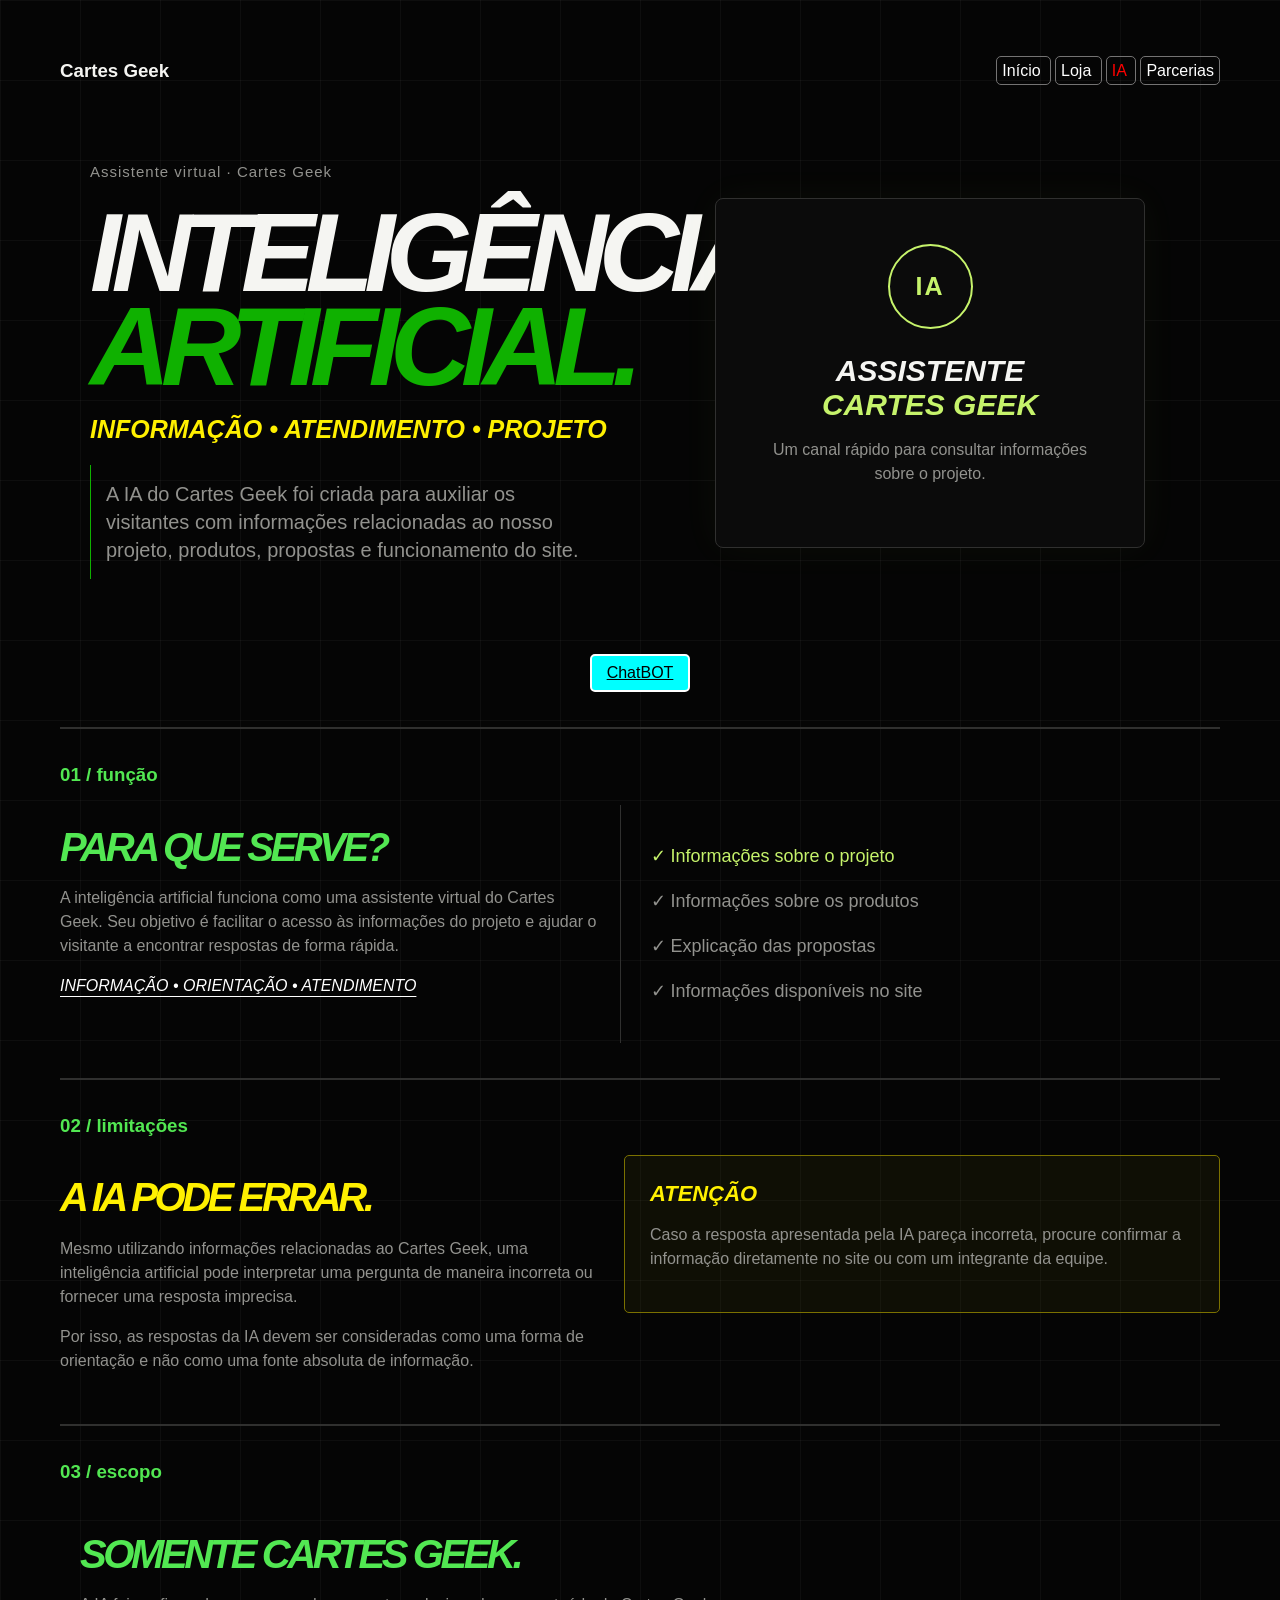
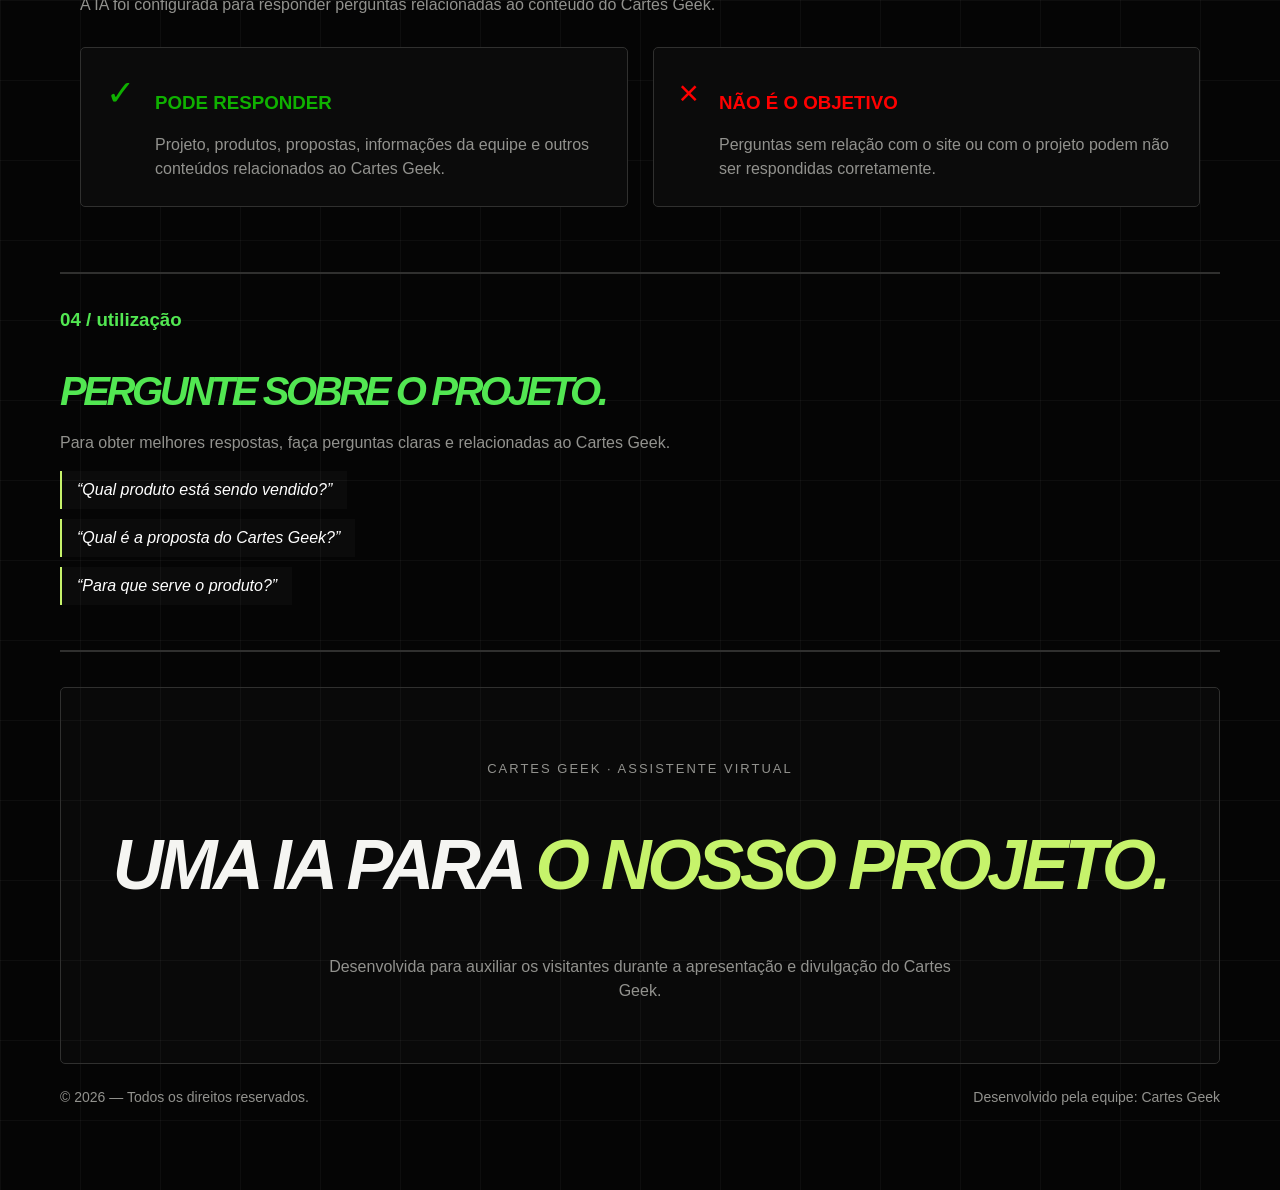
<file: ia.html>
<!DOCTYPE html>
<html lang="pt-BR">

<head>
    <meta charset="UTF-8">
    <meta name="viewport" content="width=device-width, initial-scale=1.0">

    <link rel="stylesheet" href="ia.css">

    <title>IA · Cartes Geek</title>
</head>

<body>

    <!-- =========================
         TOPO
         ========================= -->

    <div class="stitle">

        <div class="caixa1">
            <h3 class="title">Cartes Geek</h3>
        </div>

        <div class="caixa2">
            <nav>
                <a href="index.html">
                    Início
                </a>

                <a href="loja.html">
                    Loja
                </a>

                <a href="#ia">
                    <span class="ppagina">IA</span>
                </a>
                
                <a href="parceiros.html">
              Parcerias
                </a>
                
            </nav>
        </div>

    </div>


    <br><br>


    <!-- =========================
         APRESENTAÇÃO DA IA
         ========================= -->

    <div class="container1">

        <div class="bloco1">

            <p class="projeto">
                Assistente virtual · Cartes Geek
            </p>

            <h1 class="titulo">
                INTELIGÊNCIA
                <span class="titulocolor">ARTIFICIAL.</span>
            </h1>

            <h2 class="subtitulo">
                Informação • Atendimento • Projeto
            </h2>

            <p class="descricao">
                A IA do Cartes Geek foi criada para auxiliar os visitantes
                com informações relacionadas ao nosso projeto, produtos,
                propostas e funcionamento do site.
            </p>

        </div>


        <div class="caixa-ia">

            <div class="ia-card">

                <div class="ia-icon">
                    IA
                </div>

                <h2>
                    Assistente
                    <span>Cartes Geek</span>
                </h2>

                <p>
                    Um canal rápido para consultar informações
                    sobre o projeto.
                </p>

            </div>

        </div>
    
    </div>

    <div class="cxbutton"> <a class="iabutton" href="https://agent.jotform.com/01a15b7f70a870028412c0555c8ebcda86f8">ChatBOT</a></div>

    <hr>


    <!-- =========================
         FUNÇÃO DA IA
         ========================= -->

    <h3 class="pgtitle">
        01 / função
    </h3>


    <div class="stitle bloco-info">

        <div class="caixa1">

            <h1 class="propostas">
                PARA QUE SERVE?
            </h1>

            <p class="pparagrafos">
                A inteligência artificial funciona como uma assistente
                virtual do Cartes Geek. Seu objetivo é facilitar o acesso
                às informações do projeto e ajudar o visitante a encontrar
                respostas de forma rápida.
            </p>

            <p class="pparagrafos destaque-texto">
                INFORMAÇÃO • ORIENTAÇÃO • ATENDIMENTO
            </p>

        </div>


        <div class="caixa1 lista">

            <p>✓ Informações sobre o projeto</p>
            <p>✓ Informações sobre os produtos</p>
            <p>✓ Explicação das propostas</p>
            <p>✓ Informações disponíveis no site</p>

        </div>

    </div>


    <hr>


    <!-- =========================
         LIMITAÇÕES
         ========================= -->

    <h3 class="pgtitle">
        02 / limitações
    </h3>


    <div class="stitle bloco-info">

        <div class="caixa1">

            <h1 class="propostas amarelo">
                A IA PODE ERRAR.
            </h1>

            <p class="pparagrafos">
                Mesmo utilizando informações relacionadas ao Cartes Geek,
                uma inteligência artificial pode interpretar uma pergunta
                de maneira incorreta ou fornecer uma resposta imprecisa.
            </p>

            <p class="pparagrafos">
                Por isso, as respostas da IA devem ser consideradas como
                uma forma de orientação e não como uma fonte absoluta
                de informação.
            </p>

        </div>


        <div class="alerta">

            <strong>ATENÇÃO</strong>

            <p>
                Caso a resposta apresentada pela IA pareça incorreta,
                procure confirmar a informação diretamente no site
                ou com um integrante da equipe.
            </p>

        </div>

    </div>


    <hr>


    <!-- =========================
         ESCOPO
         ========================= -->

    <h3 class="pgtitle">
        03 / escopo
    </h3>


    <div class="escopo">

        <h1 class="propostas">
            SOMENTE CARTES GEEK.
        </h1>

        <p class="pparagrafos">
            A IA foi configurada para responder perguntas relacionadas
            ao conteúdo do Cartes Geek.
        </p>

        <div class="limite">

            <div class="permitido">
                <span>✓</span>

                <div>
                    <h3>PODE RESPONDER</h3>

                    <p>
                        Projeto, produtos, propostas, informações da
                        equipe e outros conteúdos relacionados ao
                        Cartes Geek.
                    </p>
                </div>
            </div>


            <div class="nao-permitido">
                <span>×</span>

                <div>
                    <h3>NÃO É O OBJETIVO</h3>

                    <p>
                        Perguntas sem relação com o site ou com o
                        projeto podem não ser respondidas corretamente.
                    </p>
                </div>
            </div>

        </div>

    </div>


    <hr>


    <!-- =========================
         COMO UTILIZAR
         ========================= -->

    <h3 class="pgtitle">
        04 / utilização
    </h3>


    <div class="stitle bloco-info">

        <div class="caixa1">

            <h1 class="propostas">
                PERGUNTE SOBRE O PROJETO.
            </h1>

            <p class="pparagrafos">
                Para obter melhores respostas, faça perguntas claras
                e relacionadas ao Cartes Geek.
            </p>

            <p class="exemplo">
                “Qual produto está sendo vendido?”
            </p>

            <p class="exemplo">
                “Qual é a proposta do Cartes Geek?”
            </p>

            <p class="exemplo">
                “Para que serve o produto?”
            </p>

        </div>

    </div>


    <hr>


    <!-- =========================
         AVISO FINAL
         ========================= -->

    <div class="aviso-final">

        <p class="mini">
            CARTES GEEK · ASSISTENTE VIRTUAL
        </p>

        <h2>
            UMA IA PARA
            <span>O NOSSO PROJETO.</span>
        </h2>

        <p>
            Desenvolvida para auxiliar os visitantes durante
            a apresentação e divulgação do Cartes Geek.
        </p>

    </div>


    <!-- =========================
         FOOTER
         ========================= -->

    <footer>

        <div class="caixa1">

            <p class="direitos">
                © 2026 — Todos os direitos reservados.
            </p>

        </div>

        <div class="caixa2">

            <p class="desenvolvedores">
                Desenvolvido pela equipe: Cartes Geek
            </p>

        </div>

    </footer>


</body>

</html>
</file>
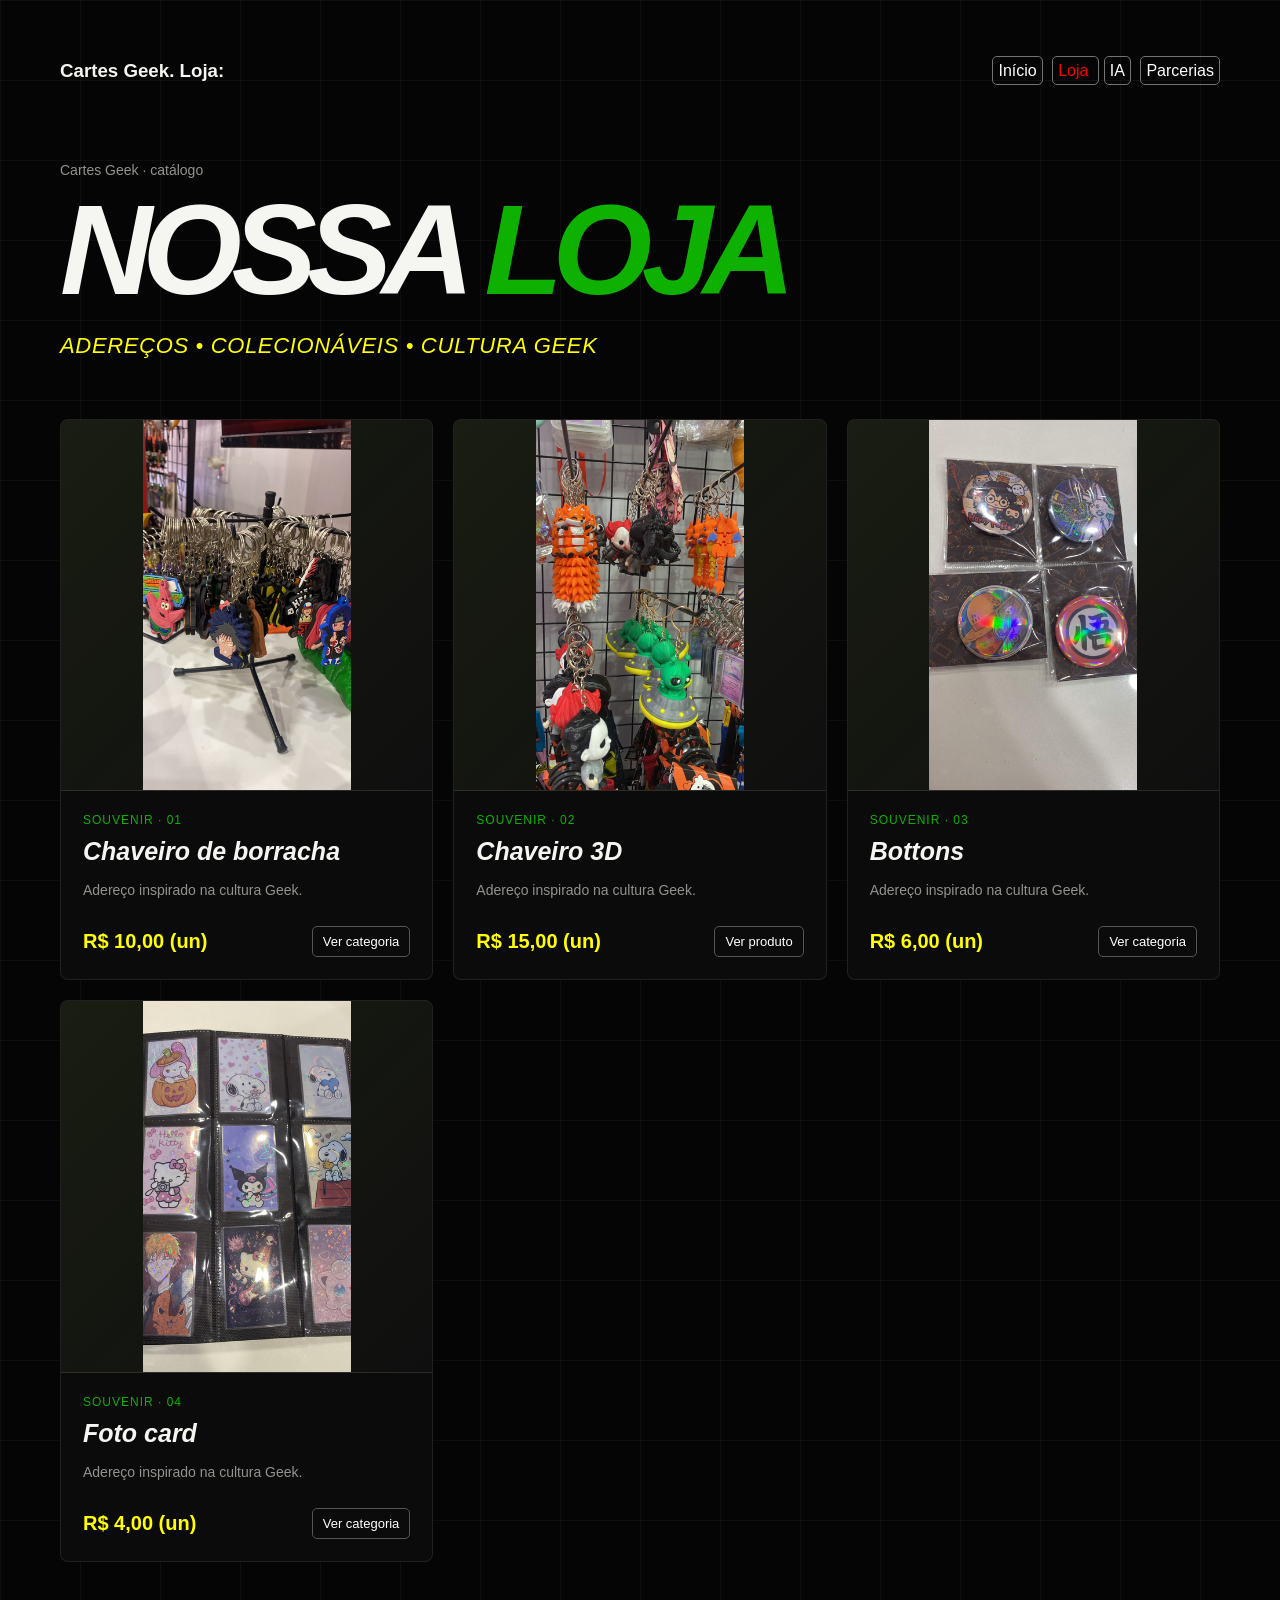
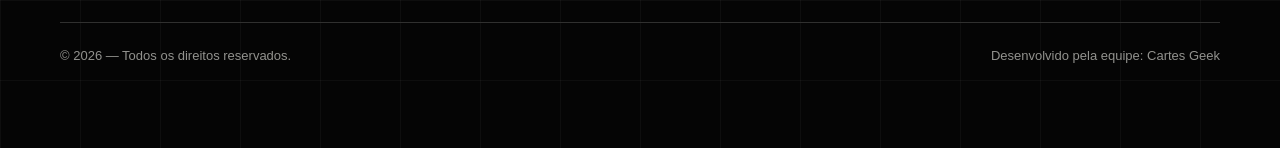
<file: loja.html>
<!DOCTYPE html>
<html lang="pt-BR">

<head>
  <meta charset="UTF-8">
  <meta name="viewport" content="width=device-width, initial-scale=1.0">
  
  <link rel="stylesheet" href="loja.css">
  
  <title>Cartes Geek | Loja</title>
</head>

<body>
  
  <!-- =========================
         TOPO
         ========================= -->
  
  <div class="stitle">
    
    <div class="caixa1">
      <h3 class="title">Cartes Geek. Loja:</h3>
    </div>
    
    <div class="caixa2">
      <nav>
        <a href="index.html">Início</a>
        
        <a href="loja.html">
          <span class="ppagina">Loja</span>
        </a>
        <a href="ia.html">IA</a>
        
        <a href="parceiros.html">
              Parcerias
                </a>
                
      </nav>
    </div>
    
  </div>
  
  
  <!-- =========================
         CABEÇALHO DA LOJA
         ========================= -->
  
  <main>
    
    <p class="projeto">
      Cartes Geek · catálogo
    </p>
    
    <h1 class="titulo-loja">
      NOSSA <span>LOJA</span>
    </h1>
    
    <p class="subtitulo">
      ADEREÇOS • COLECIONÁVEIS • CULTURA GEEK
    </p>
    
    
    <!-- =========================
             PRODUTOS
             ========================= -->
    
    <section class="produtos-grid">
      
      <div class="produto">
        
        <div class="produto-imagem">
          <img src="produto1.webp" alt="Chaveiro 3D">
        </div>
        
        <div class="produto-info">
          <p class="categoria">SOUVENIR · 01</p>
          
          <h2>Chaveiro de borracha </h2>
          
          <p>
            Adereço inspirado na cultura Geek.
          </p>
          
          <div class="produto-bottom">
            <strong>R$ 10,00 (un)</strong>
            
            <a href="catalogo1.html" class="comprar">
              Ver categoria
            </a>
          </div>
        </div>
        
      </div>
      
      
      <div class="produto">
        
        <div class="produto-imagem">
  <img src="produto2.webp" alt="Chaveiro 3D">
</div>
        
        <div class="produto-info">
          <p class="categoria">SOUVENIR · 02</p>
          
          <h2>Chaveiro 3D</h2>
          
          <p>
            Adereço inspirado na cultura Geek.
          </p>
          
          <div class="produto-bottom">
            <strong>R$ 15,00 (un)</strong>
            
            <a href="catalogo2.html" class="comprar">
              Ver produto
            </a>
          </div>
        </div>
        
      </div>
      
      
      <div class="produto">
        
        <div class="produto-imagem">
  <img src="produto3.webp" alt="Chaveiro 3D">
</div>
        
        <div class="produto-info">
          <p class="categoria">SOUVENIR · 03</p>
          
          <h2>Bottons</h2>
          
          <p>
            Adereço inspirado na cultura Geek.
          </p>
          
          <div class="produto-bottom">
            <strong>R$ 6,00 (un)</strong>
            
            <a href="catalogo3.html" class="comprar">
              Ver categoria
            </a>
          </div>
        </div>
        
      </div>
      
      <div class="produto">
        
        <div class="produto-imagem">
  <img src="produto4.webp" alt="Chaveiro 3D">
</div>
        
        <div class="produto-info">
          <p class="categoria">SOUVENIR · 04</p>
          
          <h2>Foto card</h2>
          
          <p>
            Adereço inspirado na cultura Geek.
          </p>
          
          <div class="produto-bottom">
            <strong>R$ 4,00 (un)</strong>
            
            <a href="catalogo4.html" class="comprar">
              Ver categoria
                </a>
          </div>
        </div>
        
      </div>
    </section>
    
  </main>
  
  
  <!-- =========================
         FOOTER
         ========================= -->
  
  <hr>
  
  <footer>
    
    <div class="caixa1">
      <p>
        © 2026 — Todos os direitos reservados.
      </p>
    </div>
    
    <div class="caixa2">
      <p>
        Desenvolvido pela equipe: Cartes Geek
      </p>
    </div>
    
  </footer>
  
</body>

</html>
</file>
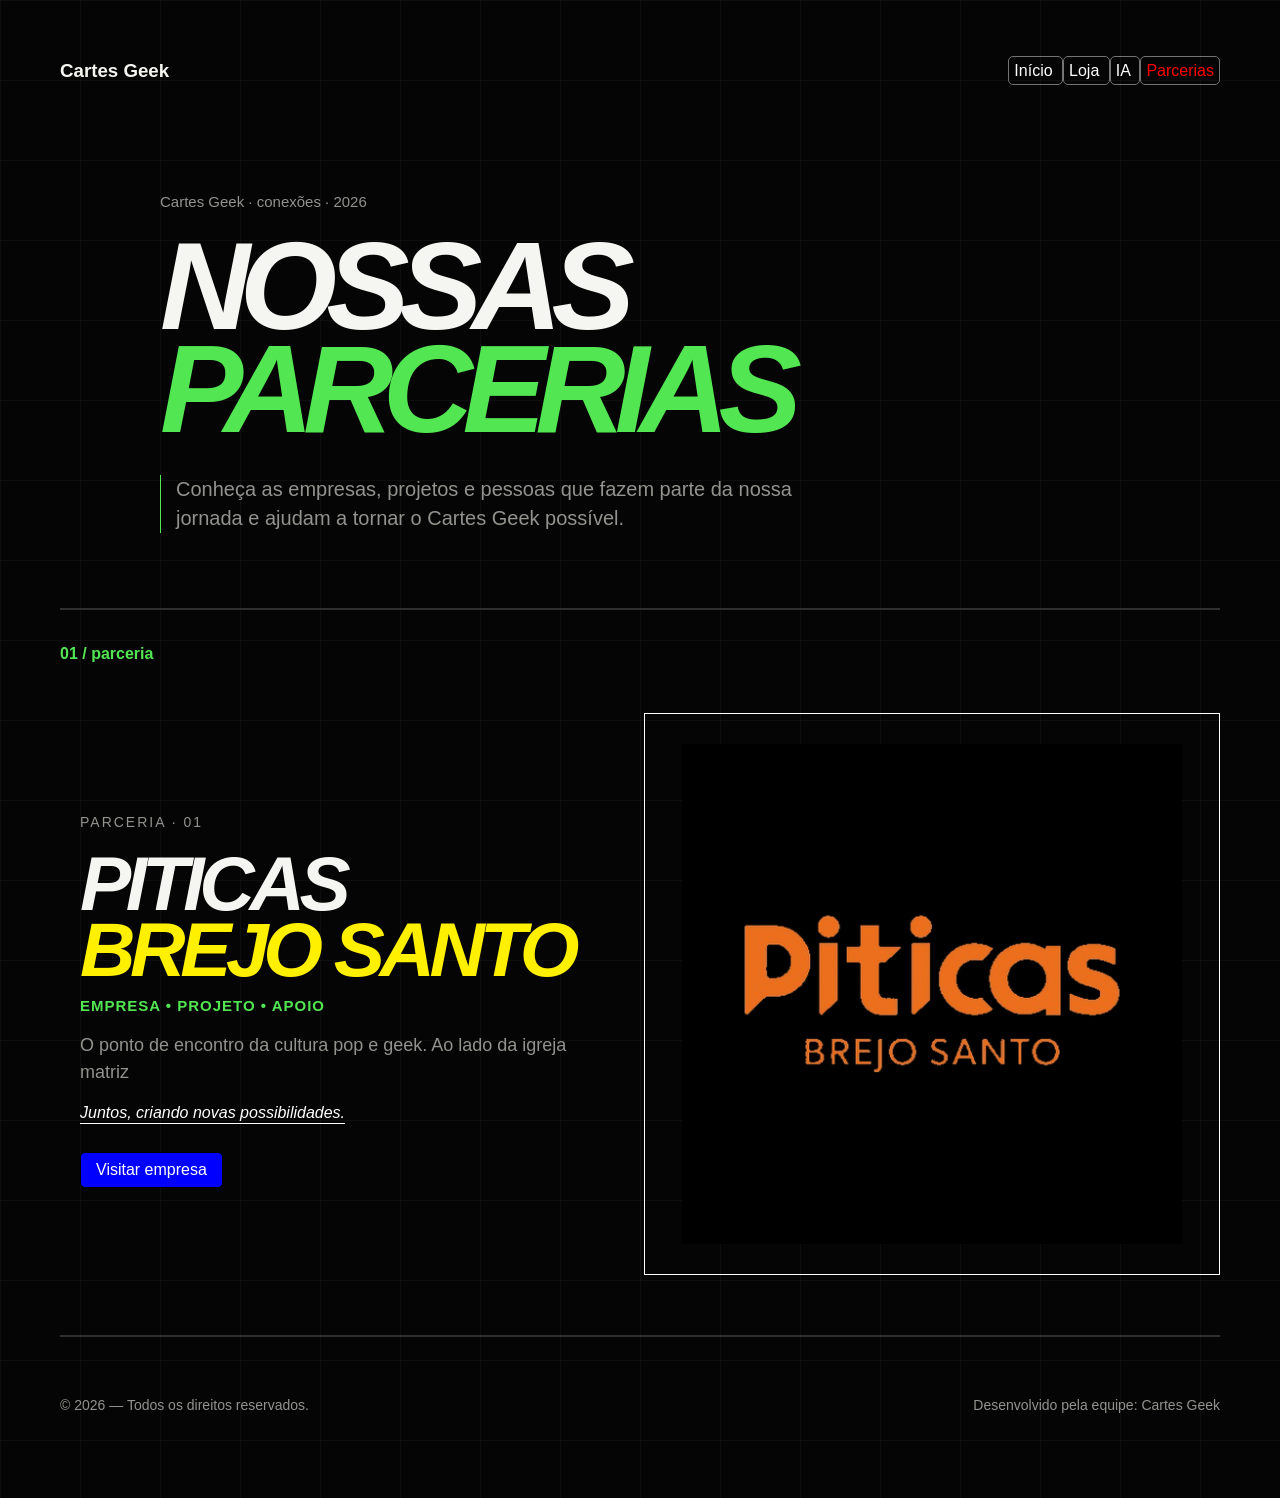
<file: parceiros.html>
<!DOCTYPE html>
<html lang="pt-BR">

<head>
    <meta charset="UTF-8">
    <meta name="viewport" content="width=device-width, initial-scale=1.0">

    <link rel="stylesheet" href="parceiros.css">

    <title>Cartes Geek — Parcerias</title>
</head>

<body>

    <!-- =========================
         TOPO
         ========================= -->

    <div class="stitle">

        <div class="caixa1">
            <h3 class="title">Cartes Geek</h3>
        </div>

        <div class="caixa2">
            <nav>

                <a href="index.html">
                    Início
                </a>

                <a href="loja.html">
                    Loja
                </a>

                <a href="ia.html">
                    IA
                </a>

                <a href="parceiros.html">
                    <span class="ppagina">Parcerias</span>
                </a>

            </nav>
        </div>

    </div>


    <br><br>


    <!-- =========================
         TÍTULO DA PÁGINA
         ========================= -->

    <div class="cabecalho">

        <p class="projeto">
            Cartes Geek · conexões · 2026
        </p>

        <h1 class="titulo">
            NOSSAS
            <span>PARCERIAS</span>
        </h1>

        <p class="descricao-principal">
            Conheça as empresas, projetos e pessoas que fazem parte
            da nossa jornada e ajudam a tornar o Cartes Geek possível.
        </p>

    </div>


    <hr>


    <!-- =========================
         PARCERIAS
         ========================= -->

    <h3 class="pgtitle" id="parcerias">
        01 / parceria
    </h3>


    <div class="parceria">

        <div class="caixa1">

            <p class="numero">
                PARCERIA · 01
            </p>

            <h2 class="nome-parceria">
                PITICAS
                <span>BREJO SANTO</span>
            </h2>

            <p class="categoria">
                EMPRESA • PROJETO • APOIO
            </p>

            <p class="texto">
                O ponto de encontro da cultura pop e geek.
                Ao lado da igreja matriz
            </p>

            <p class="texto-destaque">
                Juntos, criando novas possibilidades.
            </p>

            <div class="center">

                <a class="botao" href="https://www.instagram.com/piticas_brejosanto?mdxt=MW9ydm16MXNnYjV2ag==" target="_blank">
                    Visitar empresa
                </a>

            </div>

        </div>


        <div class="caixa-imagem">

            <!-- Troque "parceria1.jpg" pela imagem da parceria -->

            <img src="piticas.jpg" alt="Imagem da parceria">

        </div>

    </div>


    <hr>


    <!-- =========================
         FUTURAS PARCERIAS
         ========================= -->

    <!--
        Para adicionar outra parceria:

        1. Copie todo o bloco abaixo.
        2. Cole antes do FOOTER.
        3. Troque o número, nome, descrição e imagem.

        Exemplo:

        02 / parceria
        NOME DA NOVA PARCERIA
        parceria2.jpg

    -->


    <!-- =========================
         FOOTER
         ========================= -->

    <footer>

        <div class="caixa1">

            <p class="direitos">
                © 2026 — Todos os direitos reservados.
            </p>

        </div>


        <div class="caixa2">

            <p class="desenvolvedores">
                Desenvolvido pela equipe: Cartes Geek
            </p>

        </div>

    </footer>


</body>

</html>
</file>
<file: emprededorismo.css>
:root {
    --bg: #050505;
    --panel: #0b0b0b;
    --text: #f5f5f2;
    --muted: #92928e;
    --line: rgba(255,255,255,.09);

    --lime: #c6f36b;
    --lime-dark: rgba(198,243,107,.13);

    --max: 1240px;
}


/* =========================
   BASE
   ========================= */

* {
    box-sizing: border-box;
}


body {
    margin: 60px;

    background-color: var(--bg);

    background-image:
        linear-gradient(
            rgba(255,255,255,.035) 1px,
            transparent 1px
        ),
        linear-gradient(
            90deg,
            rgba(255,255,255,.035) 1px,
            transparent 1px
        );

    background-size: 80px 80px;

    color: var(--text);

    font-family: "DM Sans", sans-serif;
}


/* =========================
   LINHAS
   ========================= */

hr {
    border: 0;
    border-top: solid 2px #30302f;

    margin: 35px 0;
}


/* =========================
   CABEÇALHO
   ========================= */

.stitle {
    display: flex;

    width: 100%;

    justify-content: space-between;
    align-items: center;

    gap: 20px;
}


.caixa1 {
    text-align: left;
    flex: 1;
}


.caixa2 {
    text-align: right;
    flex: 1;
}


.title {
    margin: 0;
}


/* =========================
   NAVEGAÇÃO
   ========================= */

nav {
    text-align: right;
}


a {
    color: white;

    border: rgb(116, 115, 115) 1px solid;

    padding: 5px 5px;

    border-radius: 5px;

    transition: all 0.2s ease;

    text-decoration: none;
}


a:hover {
    color: var(--lime);

    border-color: var(--lime);

    background-color: var(--lime-dark);
}


.ppagina {
    color: red;
}


/* =========================
   CONTEÚDO PRINCIPAL
   ========================= */

.container1 {
    display: flex;

    width: 100%;

    align-items: center;
}


.bloco1 {
    margin: 10px;

    padding: 20px;

    flex: 1;

    min-width: 0;
}


.bloco2 {
    padding: 20px;

    flex: 1;
}


/* =========================
   PROJETO
   ========================= */

.projeto {
    color: #92928e;
}


/* =========================
   TÍTULO PRODUTO
   ========================= */

.produtos {
    margin: 26px 0 22px;

    font-family: "Space Grotesk", sans-serif;

    font-size: clamp(58px, 8.7vw, 112px);

    line-height: .84;

    letter-spacing: -.085em;

    font-weight: 700;

    text-transform: uppercase;

    font-style: italic;
}


.produtoscolor {
    color: #0fb100;
}


/* =========================
   SOUVENIR
   ========================= */

.produtos1 {
    color: #ffff00;

    font-size: 50px;

    text-decoration: none;

    font-style: italic;
}


/* =========================
   DESCRIÇÃO
   ========================= */

.descricao {
    padding: 15px;

    color: #92928e;

    font-size: 20px;

    border-left: #0fb100 solid 1px;

    line-height: 1.4;
}


/* =========================
   DESENVOLVIMENTO
   ========================= */

.desenvolvimento {
    color: #92928e;

    font-size: 20px;

    line-height: 1.4;
}


.destaque {
    color: #ff8800;

    font-size: 20px;
}


.destaque1 {
    color: #00cafd;

    font-size: 20px;
}


.destaque2 {
    color: #fd0800;

    font-size: 20px;
}


/* =========================
   PROPOSTAS
   ========================= */

.pgtitle {
    color: #52e752;
}


.propostas {
    color: #52e752;

    margin: 26px 0 22px;

    font-family: "Space Grotesk", sans-serif;

    font-size: 40px;

    line-height: .84;

    letter-spacing: -.085em;

    font-weight: 700;

    text-transform: uppercase;

    font-style: italic;
}


.pparagrafos {
    color: #92928e;

    line-height: 1.5;
}


.pparagrafos1 {
    font-style: italic;

    color: white;

    text-decoration: underline;

    text-underline-offset: 5px;
}


.pparagrafos2 {
    color: #ff8800;
}


.discursao {
    color: #fff000;
}


/* =========================
   BOTÃO CONTATO
   ========================= */

.center {
    text-align: center;

    margin: 25px 0;
}


.contato {
    background-color: blue;

    color: white;

    border: solid 1px black;

    text-align: center;

    padding: 8px 15px;

    display: inline-block;
}


/* =========================
   IMAGEM / GRÁFICO
   ========================= */

.caixa-imagem {
    flex: 1;

    width: 100%;

    padding: 30px;

    display: flex;

    align-items: center;

    justify-content: center;
}


.caixa-imagem img {
    width: 100%;

    max-width: 500px;

    height: auto;

    display: block;
}


/* =========================
   FOOTER
   ========================= */

footer {
    display: flex;

    width: 100%;

    justify-content: space-between;

    align-items: center;

    gap: 30px;

    padding: 25px 0;
}


footer .caixa1,
footer .caixa2 {
    flex: 1;
}


footer .caixa2 {
    text-align: right;
}


.direitos,
.desenvolvedores {
    color: #92928e;

    font-size: 14px;

    margin: 0;
}


/* =========================
   RESPONSIVIDADE — CELULAR
   ========================= */

@media (max-width: 700px) {

    body {
        margin: 0;

        padding: 25px 20px;

        background-size: 55px 55px;

        overflow-x: hidden;
    }


    /* TOPO */

    .stitle {
        width: 100%;

        display: flex;

        flex-direction: row;

        align-items: center;

        justify-content: space-between;

        gap: 15px;
    }


    .caixa1 {
        flex: 1;

        min-width: 0;
    }


    .caixa2 {
        flex: 0 0 auto;

        text-align: right;
    }


    nav {
        text-align: right;
    }


    nav a,
    a {
        font-size: 13px;

        padding: 4px 7px;

        white-space: nowrap;
    }


    /* CONTEÚDO PRINCIPAL */

    .container1 {
        display: block;

        width: 100%;
    }


    .bloco1,
    .bloco2 {
        width: 100%;

        box-sizing: border-box;

        padding: 10px 0;

        margin: 0;
    }


    /* PROJETO */

    .projeto {
        font-size: 13px;

        margin-top: 15px;
    }


    /* TÍTULO */

    .produtos {
        margin: 22px 0 20px;

        font-size: clamp(48px, 15vw, 75px);

        line-height: .86;

        letter-spacing: -.07em;

        max-width: 100%;
    }


    /* SOUVENIR */

    .produtos1 {
        font-size: clamp(32px, 9vw, 50px);

        line-height: 1;

        display: block;

        margin-bottom: 25px;
    }


    /* DESCRIÇÃO */

    .descricao {
        box-sizing: border-box;

        width: 100%;

        padding: 12px 15px;

        font-size: 16px;

        line-height: 1.35;

        margin-bottom: 25px;
    }


    /* DESENVOLVIMENTO */

    .desenvolvimento {
        font-size: 15px;

        line-height: 1.45;
    }


    .destaque,
    .destaque1,
    .destaque2 {
        font-size: 15px;
    }


    /* PROPOSTAS */

    .propostas {
        font-size: clamp(28px, 8vw, 40px);

        line-height: .9;

        margin: 20px 0 18px;
    }


    .pparagrafos {
        font-size: 15px;

        line-height: 1.45;
    }


    .pparagrafos1 {
        font-size: 14px;
    }


    .discursao {
        font-size: 20px;

        line-height: 1.1;
    }


    /* PROPOSTAS: texto em cima, imagem embaixo */

    .proposta {
        flex-direction: column;

        align-items: stretch;

        gap: 10px;
    }


    .proposta .caixa1,
    .proposta .caixa-imagem {
        flex: none;

        width: 100%;
    }


    /* IMAGEM */

    .caixa-imagem {
        width: 100%;

        padding: 20px 10px;

        display: flex;

        justify-content: center;

        align-items: center;
    }


    .caixa-imagem img {
        width: 100%;

        max-width: 450px;

        height: auto;

        display: block;
    }


    /* LINHAS */

    hr {
        margin: 25px 0;

        border-width: 1px;
    }


    /* FOOTER */

    footer {
        display: flex;

        flex-direction: column;

        align-items: flex-start;

        gap: 5px;

        padding: 20px 0;
    }


    footer .caixa1,
    footer .caixa2 {
        width: 100%;

        text-align: left;
    }


    .direitos,
    .desenvolvedores {
        font-size: 12px;

        line-height: 1.4;
    }

}
</file>
<file: catalogo1.css>
:root {
    --bg: #050505;
    --panel: #0b0b0b;
    --text: #f5f5f2;
    --muted: #92928e;
    --line: rgba(255,255,255,.09);

    --lime: #c6f36b;
    --lime-dark: rgba(198,243,107,.13);

    --yellow: #ffff00;

    --max: 1240px;
}


/* =========================
   BASE
   ========================= */

* {
    box-sizing: border-box;
}


body {
    margin: 60px;

    background-color: var(--bg);

    background-image:
        linear-gradient(
            rgba(255,255,255,.035) 1px,
            transparent 1px
        ),
        linear-gradient(
            90deg,
            rgba(255,255,255,.035) 1px,
            transparent 1px
        );

    background-size: 80px 80px;

    color: var(--text);

    font-family: "DM Sans", sans-serif;
}


/* =========================
   TOPO
   ========================= */

.stitle {
    display: flex;

    width: 100%;

    justify-content: space-between;

    align-items: center;

    gap: 20px;
}


.caixa1 {
    text-align: left;

    flex: 1;
}


.caixa2 {
    text-align: right;

    flex: 1;
}


.title {
    margin: 0;
}


/* =========================
   NAVEGAÇÃO
   ========================= */

nav {
    text-align: right;
}


nav a {
    color: white;

    border: rgb(116, 115, 115) 1px solid;

    padding: 5px 5px;

    border-radius: 5px;

    transition: all .2s ease;

    text-decoration: none;

    margin-left: 5px;
}


nav a:hover {
    color: var(--lime);

    border-color: var(--lime);

    background-color: var(--lime-dark);
}


.ppagina {
    color: red;
}


/* =========================
   CONTEÚDO
   ========================= */

main {
    width: 100%;

    max-width: var(--max);

    margin: 80px auto 0;
}


/* =========================
   CABEÇALHO
   ========================= */

.cabecalho {
    border-left: 3px solid var(--lime);

    padding-left: 25px;

    margin-bottom: 25px;
}


.catalogo {
    color: var(--muted);

    font-size: 14px;

    letter-spacing: 1px;

    margin: 0 0 15px;
}


.cabecalho h1 {
    margin: 0;

    font-size: clamp(55px, 9vw, 110px);

    line-height: .82;

    letter-spacing: -.07em;

    font-style: italic;

    text-transform: uppercase;
}


.produto-dados {
    display: flex;

    gap: 35px;

    margin-top: 25px;

    flex-wrap: wrap;
}


.produto-dados span {
    color: var(--yellow);

    font-size: 14px;

    font-weight: bold;
}


/* =========================
   BOTÃO VOLTAR
   ========================= */

.voltar {
    display: inline-block;

    color: white;

    border: 1px solid #555;

    padding: 8px 13px;

    border-radius: 5px;

    text-decoration: none;

    font-size: 13px;

    margin-bottom: 55px;

    transition: .2s ease;
}


.voltar:hover {
    color: var(--lime);

    border-color: var(--lime);

    background-color: var(--lime-dark);
}


/* =========================
   PRODUTOS
   ========================= */

.produtos-grid {
    display: grid;

    grid-template-columns: repeat(3, 1fr);

    gap: 20px;
}


/* =========================
   CARD
   ========================= */

.produto {
    background: var(--panel);

    border: 1px solid var(--line);

    border-radius: 8px;

    overflow: hidden;

    transition: .25s ease;
}


.produto:hover {
    border-color: var(--lime);

    transform: translateY(-5px);
}


/* =========================
   ESPAÇO DA IMAGEM
   ========================= */

.produto-imagem {
    width: 100%;

    aspect-ratio: 1 / 1;

    background:
        linear-gradient(
            135deg,
            rgba(198,243,107,.08),
            rgba(255,255,255,.015)
        );

    display: flex;

    align-items: center;

    justify-content: center;

    border-bottom: 1px solid var(--line);

    overflow: hidden;

    position: relative;
}


.produto-imagem::before {
    content: "";

    position: absolute;

    width: 60%;

    height: 60%;

    border: 1px solid rgba(255,255,255,.05);

    transform: rotate(45deg);
}


.produto-imagem span {
    color: #555;

    font-size: 12px;

    letter-spacing: 2px;

    z-index: 2;
}


/* =========================
   INFORMAÇÕES
   ========================= */

.produto-info {
    padding: 22px;
}


.categoria {
    color: var(--lime);

    font-size: 11px;

    letter-spacing: 2px;

    margin: 0 0 10px;
}


.produto-info h2 {
    margin: 0 0 10px;

    font-size: 24px;

    font-style: italic;
}


.produto-info > p:not(.categoria) {
    color: var(--muted);

    font-size: 14px;

    line-height: 1.5;

    margin: 0 0 25px;
}


/* =========================
   BOTÃO VISUALIZAR
   ========================= */

.produto-bottom {
    display: flex;

    justify-content: flex-end;
}


.visualizar {
    color: white;

    border: 1px solid #555;

    padding: 7px 11px;

    border-radius: 5px;

    font-size: 13px;

    text-decoration: none;

    transition: .2s ease;
}


.visualizar:hover {
    color: var(--lime);

    border-color: var(--lime);

    background: var(--lime-dark);
}


/* =========================
   LINHA
   ========================= */

hr {
    border: 0;

    border-top: 1px solid #30302f;

    margin: 70px 0 0;
}


/* =========================
   FOOTER
   ========================= */

footer {
    display: flex;

    width: 100%;

    justify-content: space-between;

    align-items: center;

    gap: 30px;

    padding: 25px 0;
}


footer .caixa1,
footer .caixa2 {
    flex: 1;
}


footer .caixa2 {
    text-align: right;
}


footer p {
    color: var(--muted);

    font-size: 13px;

    margin: 0;
}


/* =========================
   CELULAR
   ========================= */

@media (max-width: 700px) {

    body {
        margin: 0;

        padding: 25px 20px;

        background-size: 55px 55px;

        overflow-x: hidden;
    }


    /* TOPO */

    .stitle {
        gap: 12px;
    }


    .caixa1 {
        min-width: 0;
    }


    .title {
        font-size: 15px;
    }


    .caixa2 {
        flex: 0 0 auto;
    }


    nav {
        text-align: right;
    }


    nav a {
        font-size: 12px;

        padding: 4px 6px;

        white-space: nowrap;

        margin-left: 2px;
    }


    /* CONTEÚDO */

    main {
        margin-top: 60px;
    }


    .cabecalho {
        padding-left: 18px;

        margin-bottom: 20px;
    }


    .catalogo {
        font-size: 12px;
    }


    .cabecalho h1 {
        font-size: clamp(50px, 17vw, 80px);
    }


    .produto-dados {
        gap: 12px;

        flex-direction: column;

        margin-top: 20px;
    }


    .produto-dados span {
        font-size: 13px;
    }


    .voltar {
        margin-bottom: 40px;
    }


    /* PRODUTOS */

    .produtos-grid {
        grid-template-columns: 1fr;

        gap: 25px;
    }


    .produto-imagem {
        aspect-ratio: 1 / 1;
    }


    .produto-info {
        padding: 18px;
    }


    .produto-info h2 {
        font-size: 22px;
    }


    /* FOOTER */

    footer {
        flex-direction: column;

        align-items: flex-start;

        gap: 5px;

        padding: 20px 0;
    }


    footer .caixa1,
    footer .caixa2 {
        width: 100%;

        text-align: left;
    }

}
</file>
<file: ia.css>
:root {
    --bg: #050505;
    --panel: #0b0b0b;
    --text: #f5f5f2;
    --muted: #92928e;
    --line: rgba(255,255,255,.09);

    --lime: #c6f36b;
    --lime-dark: rgba(198,243,107,.13);

    --max: 1240px;
}


/* =========================
   BASE
   ========================= */

* {
    box-sizing: border-box;
}


body {
    margin: 60px;

    background-color: var(--bg);

    background-image:
        linear-gradient(
            rgba(255,255,255,.035) 1px,
            transparent 1px
        ),
        linear-gradient(
            90deg,
            rgba(255,255,255,.035) 1px,
            transparent 1px
        );

    background-size: 80px 80px;

    color: var(--text);

    font-family: "DM Sans", sans-serif;
}


/* =========================
   LINHAS
   ========================= */

hr {
    border: 0;
    border-top: solid 2px #30302f;

    margin: 35px 0;
}


/* =========================
   CABEÇALHO
   ========================= */

.stitle {
    display: flex;

    width: 100%;

    justify-content: space-between;
    align-items: center;

    gap: 20px;
}


.caixa1 {
    text-align: left;
    flex: 1;
}


.caixa2 {
    text-align: right;
    flex: 1;
}


.title {
    margin: 0;
}


/* =========================
   NAVEGAÇÃO
   ========================= */

nav {
    text-align: right;
}


nav a {
    color: white;

    border: rgb(116, 115, 115) 1px solid;

    padding: 5px 5px;

    border-radius: 5px;

    transition: all 0.2s ease;

    text-decoration: none;

    margin-left: 4px;
}


nav a:hover {
    color: var(--lime);

    border-color: var(--lime);

    background-color: var(--lime-dark);
}


.ppagina {
    color: red;
}


/* =========================
   CONTEÚDO PRINCIPAL
   ========================= */

.container1 {
    display: flex;

    width: 100%;

    align-items: center;

    min-height: 450px;
}


.bloco1 {
    margin: 10px;

    padding: 20px;

    flex: 1;

    min-width: 0;
}

.cxbutton{
    flex: 1;
    text-align: center;
    margin: 25px 0;
}
.iabutton{
background-color: cyan;

color: black;

border-radius: 5px;

border: solid 2px white;

text-align: center;

padding: 8px 15px;

display: inline-block;
    
}

/* =========================
   IDENTIFICAÇÃO
   ========================= */

.projeto {
    color: var(--muted);

    font-size: 15px;

    letter-spacing: 1px;
}


/* =========================
   TÍTULO
   ========================= */

.titulo {
    margin: 26px 0 22px;

    font-family: "Space Grotesk", sans-serif;

    font-size: clamp(58px, 8.7vw, 112px);

    line-height: .84;

    letter-spacing: -.085em;

    font-weight: 700;

    text-transform: uppercase;

    font-style: italic;
}


.titulocolor {
    color: #0fb100;
}


.subtitulo {
    color: #fff000;

    font-size: 25px;

    text-transform: uppercase;

    font-style: italic;
}


/* =========================
   DESCRIÇÃO
   ========================= */

.descricao {
    padding: 15px;

    color: var(--muted);

    font-size: 20px;

    border-left: #0fb100 solid 1px;

    line-height: 1.4;

    max-width: 700px;
}


/* =========================
   CARD DA IA
   ========================= */

.caixa-ia {
    flex: 1;

    display: flex;

    align-items: center;

    justify-content: center;

    padding: 30px;
}


.ia-card {
    width: 100%;

    max-width: 430px;

    padding: 45px 35px;

    background: var(--panel);

    border: 1px solid #30302f;

    border-radius: 8px;

    text-align: center;

    box-shadow: 0 0 40px rgba(198,243,107,.04);
}


.ia-icon {
    width: 85px;

    height: 85px;

    margin: 0 auto 25px;

    display: flex;

    align-items: center;

    justify-content: center;

    border: 2px solid var(--lime);

    color: var(--lime);

    border-radius: 50%;

    font-size: 25px;

    font-weight: bold;

    letter-spacing: 2px;
}


.ia-card h2 {
    font-size: 30px;

    margin: 0 0 15px;

    text-transform: uppercase;

    font-style: italic;
}


.ia-card h2 span {
    color: var(--lime);

    display: block;
}


.ia-card p {
    color: var(--muted);

    line-height: 1.5;
}


/* =========================
   TÍTULOS DE SEÇÃO
   ========================= */

.pgtitle {
    color: #52e752;

    margin-top: 30px;
}


.propostas {
    color: #52e752;

    margin: 26px 0 22px;

    font-family: "Space Grotesk", sans-serif;

    font-size: 40px;

    line-height: .84;

    letter-spacing: -.085em;

    font-weight: 700;

    text-transform: uppercase;

    font-style: italic;
}


.amarelo {
    color: #fff000;
}


/* =========================
   BLOCOS
   ========================= */

.bloco-info {
    align-items: flex-start;

    margin-bottom: 20px;
}


.pparagrafos {
    color: var(--muted);

    line-height: 1.5;

    max-width: 700px;
}


.destaque-texto {
    color: white;

    font-style: italic;

    text-decoration: underline;

    text-underline-offset: 5px;
}


/* =========================
   LISTA
   ========================= */

.lista {
    padding: 20px 30px;

    border-left: 1px solid #30302f;
}


.lista p {
    color: var(--muted);

    font-size: 18px;

    line-height: 1.5;
}


.lista p:first-child {
    color: var(--lime);
}


/* =========================
   ALERTA
   ========================= */

.alerta {
    flex: 1;

    padding: 25px;

    border: 1px solid #7b7100;

    background: rgba(255,240,0,.04);

    border-radius: 5px;
}


.alerta strong {
    color: #fff000;

    font-size: 22px;

    font-style: italic;
}


.alerta p {
    color: var(--muted);

    line-height: 1.5;
}


/* =========================
   ESCOPO
   ========================= */

.escopo {
    padding: 10px 20px 30px;
}


.limite {
    display: flex;

    gap: 25px;

    margin-top: 30px;
}


.permitido,
.nao-permitido {
    flex: 1;

    display: flex;

    gap: 20px;

    padding: 25px;

    background: var(--panel);

    border: 1px solid #30302f;

    border-radius: 5px;
}


.permitido span {
    color: #0fb100;

    font-size: 35px;
}


.nao-permitido span {
    color: red;

    font-size: 35px;
}


.permitido h3 {
    color: #0fb100;
}


.nao-permitido h3 {
    color: red;
}


.permitido p,
.nao-permitido p {
    color: var(--muted);

    line-height: 1.5;

    margin: 0;
}


/* =========================
   EXEMPLOS
   ========================= */

.exemplo {
    display: block;

    width: fit-content;

    padding: 10px 15px;

    margin: 10px 0;

    color: white;

    border-left: 2px solid var(--lime);

    background: rgba(255,255,255,.025);

    font-style: italic;
}


/* =========================
   AVISO FINAL
   ========================= */

.aviso-final {
    padding: 60px 20px;

    text-align: center;

    border: 1px solid #30302f;

    background: rgba(255,255,255,.015);

    border-radius: 5px;
}


.aviso-final .mini {
    color: var(--muted);

    letter-spacing: 2px;

    font-size: 13px;
}


.aviso-final h2 {
    font-size: clamp(35px, 6vw, 70px);

    line-height: .9;

    font-style: italic;

    letter-spacing: -.06em;
}


.aviso-final h2 span {
    color: var(--lime);
}


.aviso-final > p:last-child {
    color: var(--muted);

    max-width: 650px;

    margin: auto;

    line-height: 1.5;
}


/* =========================
   FOOTER
   ========================= */

footer {
    display: flex;

    width: 100%;

    justify-content: space-between;

    align-items: center;

    gap: 30px;

    padding: 25px 0;
}


footer .caixa1,
footer .caixa2 {
    flex: 1;
}


footer .caixa2 {
    text-align: right;
}


.direitos,
.desenvolvedores {
    color: var(--muted);

    font-size: 14px;

    margin: 0;
}


/* =========================
   RESPONSIVIDADE
   ========================= */

@media (max-width: 700px) {

    body {
        margin: 0;

        padding: 25px 20px;

        background-size: 55px 55px;

        overflow-x: hidden;
    }


    /* TOPO */

    .stitle {
        display: flex;

        flex-direction: row;

        align-items: center;

        justify-content: space-between;

        gap: 10px;
    }


    .caixa1 {
        min-width: 0;
    }


    .caixa2 {
        flex: 0 0 auto;
    }


    nav {
        text-align: right;
    }


    nav a {
        font-size: 12px;

        padding: 4px 6px;

        white-space: nowrap;

        margin-left: 2px;
    }


    /* CONTEÚDO */

    .container1 {
        display: block;

        min-height: auto;
    }


    .bloco1 {
        width: 100%;

        padding: 10px 0;

        margin: 0;
    }


    .projeto {
        font-size: 13px;

        margin-top: 15px;
    }


    /* TÍTULO */

    .titulo {
        margin: 22px 0 20px;

        font-size: clamp(48px, 15vw, 75px);

        line-height: .86;

        letter-spacing: -.07em;
    }


    .subtitulo {
        font-size: 19px;

        line-height: 1.1;
    }


    .descricao {
        width: 100%;

        padding: 12px 15px;

        font-size: 16px;

        line-height: 1.35;
    }


    /* CARD */

    .caixa-ia {
        width: 100%;

        padding: 25px 5px;
    }


    .ia-card {
        padding: 35px 20px;
    }


    .ia-icon {
        width: 70px;

        height: 70px;

        font-size: 20px;
    }


    .ia-card h2 {
        font-size: 25px;
    }


    /* SEÇÕES */

    .pgtitle {
        font-size: 15px;
    }


    .propostas {
        font-size: clamp(28px, 8vw, 40px);

        line-height: .9;

        margin: 20px 0 18px;
    }


    .pparagrafos {
        font-size: 15px;

        line-height: 1.45;
    }


    /* BLOCOS */

    .bloco-info {
        display: block;
    }


    .lista {
        padding: 10px 15px;

        margin-top: 20px;

        border-left: 2px solid #30302f;
    }


    .lista p {
        font-size: 15px;
    }


    /* ALERTA */

    .alerta {
        margin-top: 25px;

        padding: 20px;
    }


    /* ESCOPO */

    .escopo {
        padding: 10px 0 25px;
    }


    .limite {
        display: block;

        margin-top: 20px;
    }


    .permitido,
    .nao-permitido {
        margin-bottom: 15px;

        padding: 20px;

        gap: 15px;
    }


    .permitido span,
    .nao-permitido span {
        font-size: 28px;
    }


    .permitido h3,
    .nao-permitido h3 {
        margin-top: 0;

        font-size: 15px;
    }


    .permitido p,
    .nao-permitido p {
        font-size: 14px;
    }


    /* EXEMPLOS */

    .exemplo {
        width: 100%;

        font-size: 14px;
    }


    /* AVISO */

    .aviso-final {
        padding: 40px 15px;
    }


    .aviso-final h2 {
        font-size: 38px;
    }


    /* FOOTER */

    footer {
        flex-direction: column;

        align-items: flex-start;

        gap: 5px;

        padding: 20px 0;
    }


    footer .caixa1,
    footer .caixa2 {
        width: 100%;

        text-align: left;
    }


    .direitos,
    .desenvolvedores {
        font-size: 12px;
    }

}
</file>
<file: loja.css>
:root {
    --bg: #050505;
    --panel: #0b0b0b;
    --text: #f5f5f2;
    --muted: #92928e;
    --line: rgba(255,255,255,.09);

    --lime: #c6f36b;
    --lime-dark: rgba(198,243,107,.13);

    --yellow: #ffff00;

    --max: 1240px;
}


/* =========================
   BASE
   ========================= */

* {
    box-sizing: border-box;
}


body {
    margin: 60px;

    background-color: var(--bg);

    background-image:
        linear-gradient(
            rgba(255,255,255,.035) 1px,
            transparent 1px
        ),
        linear-gradient(
            90deg,
            rgba(255,255,255,.035) 1px,
            transparent 1px
        );

    background-size: 80px 80px;

    color: var(--text);

    font-family: "DM Sans", sans-serif;
}


/* =========================
   TOPO
   ========================= */

.stitle {
    display: flex;

    width: 100%;

    justify-content: space-between;

    align-items: center;

    gap: 20px;
}


.caixa1 {
    text-align: left;

    flex: 1;
}


.caixa2 {
    text-align: right;

    flex: 1;
}


.title {
    margin: 0;
}


/* =========================
   NAVEGAÇÃO
   ========================= */

nav {
    text-align: right;
}


nav a {
    color: white;

    border: rgb(116, 115, 115) 1px solid;

    padding: 5px 5px;

    border-radius: 5px;

    transition: all 0.2s ease;

    text-decoration: none;

    margin-left: 5px;
}


nav a:hover {
    color: var(--lime);

    border-color: var(--lime);

    background-color: var(--lime-dark);
}


.ppagina {
    color: red;
}


/* =========================
   CABEÇALHO DA LOJA
   ========================= */

main {
    width: 100%;

    max-width: var(--max);

    margin: 80px auto 0;
}


.projeto {
    color: var(--muted);

    font-size: 14px;

    margin-bottom: 20px;
}


.titulo-loja {
    margin: 0;

    font-family: "Space Grotesk", sans-serif;

    font-size: clamp(60px, 10vw, 130px);

    line-height: .82;

    letter-spacing: -.08em;

    font-weight: 700;

    font-style: italic;

    text-transform: uppercase;
}


.titulo-loja span {
    color: #0fb100;
}


.subtitulo {
    color: var(--yellow);

    font-size: clamp(15px, 2vw, 22px);

    font-style: italic;

    margin-top: 30px;

    letter-spacing: .03em;
}


/* =========================
   PRODUTOS
   ========================= */

.produtos-grid {
    display: grid;

    grid-template-columns: repeat(3, 1fr);

    gap: 20px;

    margin-top: 60px;
}


.produto {
    background: var(--panel);

    border: 1px solid var(--line);

    border-radius: 8px;

    overflow: hidden;

    transition: .25s ease;
}


.produto:hover {
    border-color: var(--lime);

    transform: translateY(-5px);
}


/* =========================
   ÁREA DA IMAGEM
   ========================= */

.produto-imagem {
    width: 100%;

    aspect-ratio: 1 / 1;

    background:
        linear-gradient(
            135deg,
            rgba(198,243,107,.08),
            rgba(255,255,255,.015)
        );

    display: flex;

    align-items: center;

    justify-content: center;

    border-bottom: 1px solid var(--line);

    overflow: hidden;
}


.produto-imagem span {
    color: #555;

    font-size: 13px;

    letter-spacing: 2px;
}


/* IMAGEM: cabe inteira no quadrado, sem deformar */
.produto-imagem img {
    width: 100%;

    height: 100%;

    object-fit: contain;

    display: block;
}


/* =========================
   INFORMAÇÕES
   ========================= */

.produto-info {
    padding: 22px;
}


.categoria {
    color: #0fb100;

    font-size: 12px;

    letter-spacing: 1px;

    margin: 0 0 10px;
}


.produto-info h2 {
    margin: 0 0 10px;

    font-size: 25px;

    font-style: italic;
}


.produto-info > p:not(.categoria) {
    color: var(--muted);

    font-size: 14px;

    line-height: 1.5;

    margin-bottom: 25px;
}


/* =========================
   PREÇO + BOTÃO
   ========================= */

.produto-bottom {
    display: flex;

    align-items: center;

    justify-content: space-between;

    gap: 10px;
}


.produto-bottom strong {
    color: var(--yellow);

    font-size: 20px;
}


.comprar {
    color: white;

    border: 1px solid #555;

    padding: 7px 10px;

    border-radius: 5px;

    font-size: 13px;

    text-decoration: none;

    transition: .2s;
}


.comprar:hover {
    color: var(--lime);

    border-color: var(--lime);

    background: var(--lime-dark);
}


/* =========================
   LINHA
   ========================= */

hr {
    border: 0;

    border-top: 1px solid #30302f;

    margin: 60px 0 0;
}


/* =========================
   FOOTER
   ========================= */

footer {
    display: flex;

    width: 100%;

    justify-content: space-between;

    align-items: center;

    gap: 30px;

    padding: 25px 0;
}


footer .caixa1,
footer .caixa2 {
    flex: 1;
}


footer .caixa2 {
    text-align: right;
}


footer p {
    color: var(--muted);

    font-size: 13px;

    margin: 0;
}


/* =========================
   CELULAR
   ========================= */

@media (max-width: 700px) {

    body {
        margin: 0;

        padding: 25px 20px;

        background-size: 55px 55px;

        overflow-x: hidden;
    }


    /* TOPO */

    .stitle {
        width: 100%;

        display: flex;

        flex-direction: row;

        align-items: center;

        justify-content: space-between;

        gap: 15px;
    }


    .caixa1 {
        min-width: 0;

        flex: 1;
    }


    .caixa2 {
        flex: 0 0 auto;

        text-align: right;
    }


    nav {
        text-align: right;
    }


    nav a {
        font-size: 12px;

        padding: 4px 6px;

        white-space: nowrap;

        margin-left: 2px;
    }


    /* LOJA */

    main {
        margin-top: 60px;
    }


    .projeto {
        font-size: 12px;
    }


    .titulo-loja {
        font-size: clamp(55px, 17vw, 85px);

        line-height: .84;
    }


    .subtitulo {
        font-size: 14px;

        line-height: 1.3;

        margin-top: 25px;
    }


    /* PRODUTOS */

    .produtos-grid {
        grid-template-columns: 1fr;

        gap: 25px;

        margin-top: 40px;
    }


    .produto-imagem {
        aspect-ratio: 1 / 1;

        width: 100%;
    }


    .produto-info {
        padding: 18px;
    }


    .produto-info h2 {
        font-size: 22px;
    }


    /* FOOTER */

    footer {
        flex-direction: column;

        align-items: flex-start;

        gap: 5px;

        padding: 20px 0;
    }


    footer .caixa1,
    footer .caixa2 {
        width: 100%;

        text-align: left;
    }

}
</file>
<file: parceiros.css>
:root {
    --bg: #050505;
    --panel: #0b0b0b;
    --text: #f5f5f2;
    --muted: #92928e;
    --line: rgba(255,255,255,.09);

    --lime: #c6f36b;
    --lime-dark: rgba(198,243,107,.13);

    --max: 1240px;
}


/* =========================
   BASE
   ========================= */

* {
    box-sizing: border-box;
}


body {
    margin: 60px;

    background-color: var(--bg);

    background-image:
        linear-gradient(
            rgba(255,255,255,.035) 1px,
            transparent 1px
        ),
        linear-gradient(
            90deg,
            rgba(255,255,255,.035) 1px,
            transparent 1px
        );

    background-size: 80px 80px;

    color: var(--text);

    font-family: "DM Sans", sans-serif;
}


/* =========================
   LINHAS
   ========================= */

hr {
    border: 0;

    border-top: solid 2px #30302f;

    margin: 35px 0;
}


/* =========================
   CABEÇALHO / NAV
   ========================= */

.stitle {
    display: flex;

    width: 100%;

    justify-content: space-between;

    align-items: center;

    gap: 20px;
}


.caixa1 {
    text-align: left;

    flex: 1;
}


.caixa2 {
    text-align: right;

    flex: 1;
}


.title {
    margin: 0;
}


/* =========================
   NAVEGAÇÃO
   ========================= */

nav {
    text-align: right;
}


a {
    color: white;

    border: rgb(116, 115, 115) 1px solid;

    padding: 5px 5px;

    border-radius: 5px;

    transition: all 0.2s ease;

    text-decoration: none;
}


a:hover {
    color: var(--lime);

    border-color: var(--lime);

    background-color: var(--lime-dark);
}


.ppagina {
    color: red;
}


/* =========================
   CABEÇALHO DA PÁGINA
   ========================= */

.cabecalho {
    width: 100%;

    max-width: 1000px;

    margin: 40px auto 0;

    padding: 20px;
}


.projeto {
    color: var(--muted);

    font-size: 15px;

    margin-bottom: 25px;
}


.titulo {
    margin: 0;

    font-family: "Space Grotesk", sans-serif;

    font-size: clamp(60px, 10vw, 125px);

    line-height: .82;

    letter-spacing: -.085em;

    font-weight: 700;

    font-style: italic;

    text-transform: uppercase;
}


.titulo span {
    display: block;

    color: #52e752;
}


.descricao-principal {
    max-width: 650px;

    margin-top: 35px;

    padding-left: 15px;

    border-left: #52e752 solid 1px;

    color: var(--muted);

    font-size: 20px;

    line-height: 1.45;
}


/* =========================
   TÍTULO DAS PARCERIAS
   ========================= */

.pgtitle {
    color: #52e752;

    font-size: 16px;

    margin-bottom: 25px;
}


/* =========================
   BLOCO DE PARCERIA
   ========================= */

.parceria {
    display: flex;

    width: 100%;

    align-items: center;

    gap: 30px;

    padding: 25px 0;
}


.parceria .caixa1 {
    flex: 1;

    min-width: 0;

    padding: 20px;
}


.parceria .caixa-imagem {
    flex: 1;

    width: 100%;

    padding: 30px;

    display: flex;

    align-items: center;

    justify-content: center;
}


/* =========================
   INFORMAÇÕES
   ========================= */

.numero {
    color: var(--muted);

    font-size: 14px;

    letter-spacing: 2px;

    margin-bottom: 20px;
}


.nome-parceria {
    margin: 0 0 15px;

    font-family: "Space Grotesk", sans-serif;

    font-size: clamp(45px, 6vw, 80px);

    line-height: .86;

    letter-spacing: -.07em;

    font-style: italic;

    text-transform: uppercase;
}


.nome-parceria span {
    display: block;

    color: #fff000;
}


.categoria {
    color: #52e752;

    font-size: 15px;

    font-weight: bold;

    letter-spacing: 1px;
}


.texto {
    color: var(--muted);

    font-size: 18px;

    line-height: 1.5;

    max-width: 600px;
}


.texto-destaque {
    color: white;

    font-style: italic;

    text-decoration: underline;

    text-underline-offset: 5px;
}


/* =========================
   IMAGEM
   ========================= */
    
    .caixa-imagem{
        border: 1px white solid;
    }
.parceria .caixa-imagem img {
    width: 100%;

    max-width: 500px;

    height: auto;

    display: block;
}


/* =========================
   BOTÃO
   ========================= */

.center {
    text-align: left;

    margin-top: 30px;
}


.botao {
    display: inline-block;

    background-color: blue;

    color: white;

    border: solid 1px black;

    padding: 8px 15px;
}


.botao:hover {
    color: white;

    background-color: #0000cc;

    border-color: white;
}


/* =========================
   FOOTER
   ========================= */

footer {
    display: flex;

    width: 100%;

    justify-content: space-between;

    align-items: center;

    gap: 30px;

    padding: 25px 0;
}


footer .caixa1,
footer .caixa2 {
    flex: 1;
}


footer .caixa2 {
    text-align: right;
}


.direitos,
.desenvolvedores {
    color: var(--muted);

    font-size: 14px;

    margin: 0;
}


/* =========================
   RESPONSIVIDADE — CELULAR
   ========================= */

@media (max-width: 700px) {

    body {
        margin: 0;

        padding: 25px 20px;

        background-size: 55px 55px;

        overflow-x: hidden;
    }


    /* TOPO */

    .stitle {
        width: 100%;

        display: flex;

        flex-direction: row;

        align-items: center;

        justify-content: space-between;

        gap: 15px;
    }


    .caixa1 {
        flex: 1;

        min-width: 0;
    }


    .caixa2 {
        flex: 0 0 auto;

        text-align: right;
    }


    nav {
        text-align: right;
    }


    nav a,
    a {
        font-size: 13px;

        padding: 4px 7px;

        white-space: nowrap;
    }


    /* CABEÇALHO */

    .cabecalho {
        width: 100%;

        padding: 10px 0;

        margin-top: 30px;
    }


    .projeto {
        font-size: 13px;

        margin-top: 15px;
    }


    .titulo {
        font-size: clamp(48px, 15vw, 75px);

        line-height: .86;

        letter-spacing: -.07em;
    }


    .descricao-principal {
        font-size: 16px;

        line-height: 1.4;

        margin-top: 25px;

        padding-left: 12px;
    }


    /* PARCERIA */

    .parceria {
        display: flex;

        flex-direction: column;

        align-items: stretch;

        gap: 10px;

        padding: 10px 0;
    }


    .parceria .caixa1 {
        width: 100%;

        padding: 10px 0;
    }


    .numero {
        font-size: 12px;

        margin-bottom: 15px;
    }


    .nome-parceria {
        font-size: clamp(38px, 12vw, 65px);

        line-height: .88;
    }


    .categoria {
        font-size: 13px;
    }


    .texto {
        font-size: 15px;

        line-height: 1.45;
    }


    .texto-destaque {
        font-size: 14px;
    }


    /* IMAGEM */
    
    .caixa-imagem{
        border: 1px white solid;
    }
    .parceria .caixa-imagem {
        width: 100%;

        padding: 20px 10px;

        display: flex;

        justify-content: center;

        align-items: center;
    }


    .parceria .caixa-imagem img {
        width: 100%;

        max-width: 450px;

        height: auto;
    }


    /* BOTÃO */

    .center {
        text-align: center;

        margin-top: 25px;
    }


    .botao {
        padding: 8px 15px;

        font-size: 14px;
    }


    /* LINHAS */

    hr {
        margin: 25px 0;

        border-width: 1px;
    }


    /* FOOTER */

    footer {
        display: flex;

        flex-direction: column;

        align-items: flex-start;

        gap: 5px;

        padding: 20px 0;
    }


    footer .caixa1,
    footer .caixa2 {
        width: 100%;

        text-align: left;
    }


    .direitos,
    .desenvolvedores {
        font-size: 12px;

        line-height: 1.4;
    }

}
</file>
